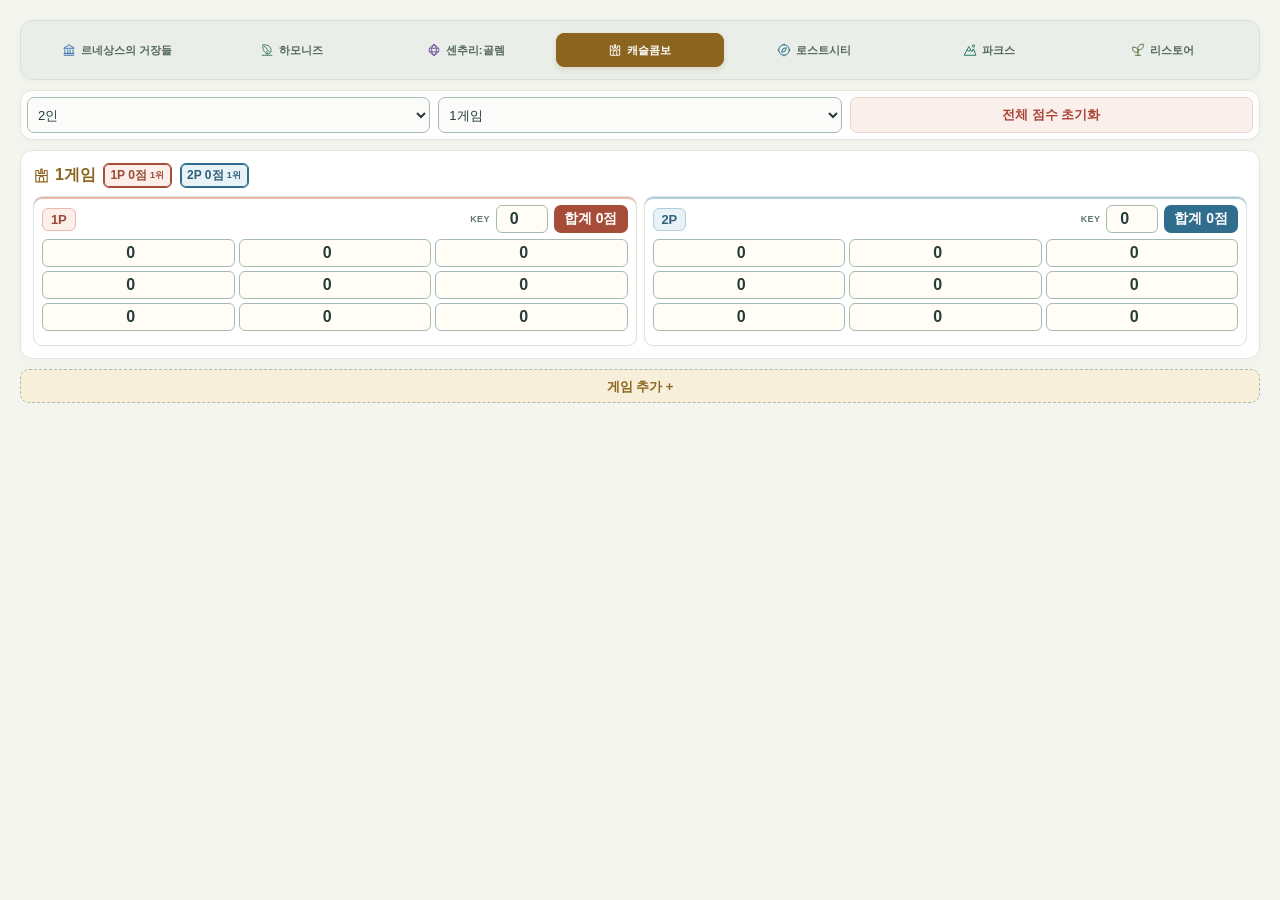
<file: index.html>
<!doctype html>
<html lang="ko">
  <head>
    <meta charset="UTF-8" />
    <meta name="viewport" content="width=device-width, initial-scale=1.0" />
    <title>보드게임 점수 계산기</title>
    <link rel="stylesheet" href="styles.css" />
  </head>
  <body>
    <div class="wrap">
      <section class="panel game-tabs">
        <button id="tabRenaissance" type="button" class="tab-btn">
          르네상스의 거장들
        </button>
        <button id="tabHarmonies" type="button" class="tab-btn">
          하모니즈
        </button>
        <button id="tabCentury" type="button" class="tab-btn">
          센추리:골렘
        </button>
        <button id="tabCastle" type="button" class="tab-btn active">
          캐슬콤보
        </button>
        <button id="tabLostCity" type="button" class="tab-btn">
          로스트시티
        </button>
        <button id="tabParks" type="button" class="tab-btn">
          파크스
        </button>
        <button id="tabRestore" type="button" class="tab-btn">
          리스토어
        </button>
      </section>

      <section id="pageCastle" class="game-page active">
        <section class="panel controls">
          <div class="field">
            <select id="playerCount">
              <option value="2" selected>2인</option>
              <option value="3">3인</option>
              <option value="4">4인</option>
            </select>
          </div>
          <div class="field">
            <select id="roundCount">
              <option value="1" selected>1게임</option>
              <option value="2">2게임</option>
              <option value="3">3게임</option>
            </select>
          </div>
          <div class="field">
            <button id="resetBtn" type="button" class="btn-danger">
              전체 점수 초기화
            </button>
          </div>
        </section>

        <section id="roundContainer"></section>
        <div class="round-add-wrap">
          <button id="addRoundBtn" type="button" class="round-add-btn">
            게임 추가 +
          </button>
        </div>
      </section>

      <section id="pageLostCity" class="game-page">
        <section class="panel controls">
          <div class="field">
            <select id="lostPlayerCount">
              <option value="2" selected>2인</option>
              <option value="3">3인</option>
              <option value="4">4인</option>
            </select>
          </div>
          <div class="field">
            <select id="lostRoundCount">
              <option value="1" selected>1게임</option>
              <option value="2">2게임</option>
              <option value="3">3게임</option>
            </select>
          </div>
          <div class="field">
            <button id="lostResetBtn" type="button" class="btn-danger">
              전체 점수 초기화
            </button>
          </div>
        </section>

        <section id="lostRoundContainer"></section>
        <div class="round-add-wrap">
          <button id="lostAddRoundBtn" type="button" class="round-add-btn">
            게임 추가 +
          </button>
        </div>
      </section>

      <section id="pageHarmonies" class="game-page">
        <section class="panel controls">
          <div class="field">
            <select id="harmPlayerCount">
              <option value="1">1인</option>
              <option value="2" selected>2인</option>
              <option value="3">3인</option>
              <option value="4">4인</option>
            </select>
          </div>
          <div class="field">
            <select id="harmRoundCount">
              <option value="1" selected>1게임</option>
              <option value="2">2게임</option>
              <option value="3">3게임</option>
            </select>
          </div>
          <div class="field">
            <button id="harmResetBtn" type="button" class="btn-danger">
              전체 점수 초기화
            </button>
          </div>
        </section>

        <section id="harmRoundContainer"></section>
        <div class="round-add-wrap">
          <button id="harmAddRoundBtn" type="button" class="round-add-btn">
            게임 추가 +
          </button>
        </div>
      </section>

      <section id="pageCentury" class="game-page">
        <section class="panel controls">
          <div class="field">
            <select id="centPlayerCount">
              <option value="2" selected>2인</option>
              <option value="3">3인</option>
              <option value="4">4인</option>
            </select>
          </div>
          <div class="field">
            <select id="centRoundCount">
              <option value="1" selected>1게임</option>
              <option value="2">2게임</option>
              <option value="3">3게임</option>
            </select>
          </div>
          <div class="field">
            <button id="centResetBtn" type="button" class="btn-danger">
              전체 점수 초기화
            </button>
          </div>
        </section>

        <section id="centRoundContainer"></section>
        <div class="round-add-wrap">
          <button id="centAddRoundBtn" type="button" class="round-add-btn">
            게임 추가 +
          </button>
        </div>
      </section>

      <section id="pageRenaissance" class="game-page">
        <section class="panel controls">
          <div class="field">
            <select id="renaPlayerCount" aria-label="플레이어 수">
              <option value="2" selected>2인</option>
              <option value="3">3인</option>
              <option value="4">4인</option>
            </select>
          </div>
          <div class="field">
            <select id="renaRoundCount" aria-label="게임 기록 수">
              <option value="1" selected>1게임</option>
              <option value="2">2게임</option>
              <option value="3">3게임</option>
            </select>
          </div>
          <div class="field">
            <button id="renaResetBtn" type="button" class="btn-danger">
              전체 점수 초기화
            </button>
          </div>
        </section>

        <section id="renaRoundContainer"></section>
        <div class="round-add-wrap">
          <button id="renaAddRoundBtn" type="button" class="round-add-btn">
            게임 추가 +
          </button>
        </div>
      </section>

      <section id="pageParks" class="game-page">
        <section class="panel controls">
          <div class="field">
            <select id="parksPlayerCount" aria-label="플레이어 수">
              <option value="1">1인</option>
              <option value="2" selected>2인</option>
              <option value="3">3인</option>
              <option value="4">4인</option>
              <option value="5">5인</option>
            </select>
          </div>
          <div class="field">
            <select id="parksRoundCount" aria-label="게임 기록 수">
              <option value="1" selected>1게임</option>
              <option value="2">2게임</option>
              <option value="3">3게임</option>
            </select>
          </div>
          <div class="field">
            <button id="parksResetBtn" type="button" class="btn-danger">
              전체 점수 초기화
            </button>
          </div>
        </section>

        <section id="parksRoundContainer"></section>
        <div class="round-add-wrap">
          <button id="parksAddRoundBtn" type="button" class="round-add-btn">
            게임 추가 +
          </button>
        </div>
      </section>
      <section id="pageRestore" class="game-page">
        <section class="panel controls">
          <div class="field">
            <select id="restorePlayerCount" aria-label="플레이어 수" disabled>
              <option value="2" selected>2인 전용</option>
            </select>
          </div>
          <div class="field">
            <select id="restoreRoundCount" aria-label="게임 기록 수">
              <option value="1" selected>1게임</option>
              <option value="2">2게임</option>
              <option value="3">3게임</option>
            </select>
          </div>
          <div class="field">
            <button id="restoreResetBtn" type="button" class="btn-danger">
              전체 점수 초기화
            </button>
          </div>
        </section>
        <section id="restoreRoundContainer"></section>
        <div class="round-add-wrap">
          <button id="restoreAddRoundBtn" type="button" class="round-add-btn">
            게임 추가 +
          </button>
        </div>
      </section>
    </div>

    <script>
      const state = {
        players: 2,
        rounds: 1,
        lostPlayers: 2,
        lostRounds: 1,
        harmPlayers: 2,
        harmRounds: 1,
        centPlayers: 2,
        centRounds: 1,
        renaPlayers: 2,
        renaRounds: 1,
        parksPlayers: 2,
        parksRounds: 1,
        restorePlayers: 2,
        restoreRounds: 1,
      };

      const STORAGE_KEYS = {
        castle: "board-score-castle-v1",
        lost: "board-score-lost-v1",
        harmonies: "board-score-harmonies-v1",
        century: "board-score-century-v1",
        renaissance: "board-score-renaissance-v1",
        parks: "board-score-parks-v1",
        restore: "board-score-restore-v1",
        ui: "board-score-ui-v1",
      };

      const playerCountEl = document.getElementById("playerCount");
      const roundCountEl = document.getElementById("roundCount");
      const resetBtn = document.getElementById("resetBtn");
      const addRoundBtnEl = document.getElementById("addRoundBtn");
      const roundContainerEl = document.getElementById("roundContainer");
      const tabCastleEl = document.getElementById("tabCastle");
      const tabLostCityEl = document.getElementById("tabLostCity");
      const tabHarmoniesEl = document.getElementById("tabHarmonies");
      const tabCenturyEl = document.getElementById("tabCentury");
      const tabRenaissanceEl = document.getElementById("tabRenaissance");
      const tabParksEl = document.getElementById("tabParks");
      const pageCastleEl = document.getElementById("pageCastle");
      const pageLostCityEl = document.getElementById("pageLostCity");
      const pageHarmoniesEl = document.getElementById("pageHarmonies");
      const pageCenturyEl = document.getElementById("pageCentury");
      const pageRenaissanceEl = document.getElementById("pageRenaissance");
      const pageParksEl = document.getElementById("pageParks");
      const lostPlayerCountEl = document.getElementById("lostPlayerCount");
      const lostRoundCountEl = document.getElementById("lostRoundCount");
      const lostResetBtnEl = document.getElementById("lostResetBtn");
      const lostAddRoundBtnEl = document.getElementById("lostAddRoundBtn");
      const lostRoundContainerEl =
        document.getElementById("lostRoundContainer");
      const harmPlayerCountEl = document.getElementById("harmPlayerCount");
      const harmRoundCountEl = document.getElementById("harmRoundCount");
      const harmResetBtnEl = document.getElementById("harmResetBtn");
      const harmAddRoundBtnEl = document.getElementById("harmAddRoundBtn");
      const harmRoundContainerEl =
        document.getElementById("harmRoundContainer");
      const centPlayerCountEl = document.getElementById("centPlayerCount");
      const centRoundCountEl = document.getElementById("centRoundCount");
      const centResetBtnEl = document.getElementById("centResetBtn");
      const centAddRoundBtnEl = document.getElementById("centAddRoundBtn");
      const centRoundContainerEl =
        document.getElementById("centRoundContainer");
      const renaPlayerCountEl = document.getElementById("renaPlayerCount");
      const renaRoundCountEl = document.getElementById("renaRoundCount");
      const renaResetBtnEl = document.getElementById("renaResetBtn");
      const renaAddRoundBtnEl = document.getElementById("renaAddRoundBtn");
      const renaRoundContainerEl =
        document.getElementById("renaRoundContainer");
      const parksPlayerCountEl = document.getElementById("parksPlayerCount");
      const parksRoundCountEl = document.getElementById("parksRoundCount");
      const parksResetBtnEl = document.getElementById("parksResetBtn");
      const parksAddRoundBtnEl = document.getElementById("parksAddRoundBtn");
      const parksRoundContainerEl =
        document.getElementById("parksRoundContainer");

      const GAME_DEFS = {
        restore: {
          fixedPlayers: 2,
          statePlayersKey: "restorePlayers",
          stateRoundsKey: "restoreRounds",
          storageKey: STORAGE_KEYS.restore,
          pageEl: document.getElementById("pageRestore"),
          playerCountEl: document.getElementById("restorePlayerCount"),
          roundCountEl: document.getElementById("restoreRoundCount"),
          addRoundBtnEl: document.getElementById("restoreAddRoundBtn"),
          roundContainerEl: document.getElementById("restoreRoundContainer"),
          valueSelector: 'input[type="number"]',
        },
        castle: {
          statePlayersKey: "players",
          stateRoundsKey: "rounds",
          storageKey: STORAGE_KEYS.castle,
          pageEl: pageCastleEl,
          playerCountEl,
          roundCountEl,
          addRoundBtnEl,
          roundContainerEl,
          valueSelector: 'input[type="number"]',
        },
        lostcity: {
          statePlayersKey: "lostPlayers",
          stateRoundsKey: "lostRounds",
          storageKey: STORAGE_KEYS.lost,
          pageEl: pageLostCityEl,
          playerCountEl: lostPlayerCountEl,
          roundCountEl: lostRoundCountEl,
          addRoundBtnEl: lostAddRoundBtnEl,
          roundContainerEl: lostRoundContainerEl,
          valueSelector:
            'input[type="number"], input[type="hidden"], input[type="checkbox"]',
        },
        harmonies: {
          statePlayersKey: "harmPlayers",
          stateRoundsKey: "harmRounds",
          storageKey: STORAGE_KEYS.harmonies,
          pageEl: pageHarmoniesEl,
          playerCountEl: harmPlayerCountEl,
          roundCountEl: harmRoundCountEl,
          addRoundBtnEl: harmAddRoundBtnEl,
          roundContainerEl: harmRoundContainerEl,
          valueSelector: 'input[type="number"]',
        },
        century: {
          statePlayersKey: "centPlayers",
          stateRoundsKey: "centRounds",
          storageKey: STORAGE_KEYS.century,
          pageEl: pageCenturyEl,
          playerCountEl: centPlayerCountEl,
          roundCountEl: centRoundCountEl,
          addRoundBtnEl: centAddRoundBtnEl,
          roundContainerEl: centRoundContainerEl,
          valueSelector: 'input[type="number"]',
        },
        renaissance: {
          statePlayersKey: "renaPlayers",
          stateRoundsKey: "renaRounds",
          storageKey: STORAGE_KEYS.renaissance,
          pageEl: pageRenaissanceEl,
          playerCountEl: renaPlayerCountEl,
          roundCountEl: renaRoundCountEl,
          addRoundBtnEl: renaAddRoundBtnEl,
          roundContainerEl: renaRoundContainerEl,
          valueSelector: 'input[type="number"], input[type="checkbox"]',
        },
        parks: {
          statePlayersKey: "parksPlayers",
          stateRoundsKey: "parksRounds",
          storageKey: STORAGE_KEYS.parks,
          pageEl: pageParksEl,
          playerCountEl: parksPlayerCountEl,
          roundCountEl: parksRoundCountEl,
          addRoundBtnEl: parksAddRoundBtnEl,
          roundContainerEl: parksRoundContainerEl,
          valueSelector: 'input[type="number"], input[type="checkbox"]',
        },
      };

      function loadStorageByKey(key) {
        try {
          const raw = localStorage.getItem(key);
          if (!raw) return null;
          return JSON.parse(raw);
        } catch (_) {
          return null;
        }
      }

      function saveStorageByKey(key, payload) {
        try {
          localStorage.setItem(key, JSON.stringify(payload));
        } catch (_) {
          // Ignore storage failures on restricted environments.
        }
      }

      function collectValues(rootEl, selector) {
        const values = {};
        rootEl.querySelectorAll(selector).forEach((el) => {
          if (!el.id) return;
          if (el.type === "checkbox") {
            values[el.id] = Boolean(el.checked);
          } else {
            values[el.id] = el.value;
          }
        });
        return values;
      }

      function applyValues(values) {
        if (!values) return;
        Object.entries(values).forEach(([id, value]) => {
          const el = document.getElementById(id);
          if (!el) return;
          if (el.type === "checkbox") {
            el.checked = Boolean(value);
          } else {
            el.value = String(value);
          }
        });
      }

      function persistGame(gameKey) {
        const game = GAME_DEFS[gameKey];
        if (!game) return;
        saveStorageByKey(game.storageKey, {
          settings: {
            players: state[game.statePlayersKey],
            rounds: state[game.stateRoundsKey],
          },
          values: collectValues(game.roundContainerEl, game.valueSelector),
        });
      }

      const storedByGame = {};
      Object.keys(GAME_DEFS).forEach((gameKey) => {
        const game = GAME_DEFS[gameKey];
        storedByGame[gameKey] = loadStorageByKey(game.storageKey);
      });
      const storedUI = loadStorageByKey(STORAGE_KEYS.ui);

      Object.entries(GAME_DEFS).forEach(([gameKey, game]) => {
        const stored = storedByGame[gameKey];
        if (stored?.settings) {
          state[game.statePlayersKey] =
            game.fixedPlayers || Number(stored.settings.players) || 2;
          state[game.stateRoundsKey] = Math.min(
            3,
            Math.max(1, Number(stored.settings.rounds) || 1),
          );
        }
        game.playerCountEl.value = String(state[game.statePlayersKey]);
        game.roundCountEl.value = String(state[game.stateRoundsKey]);
      });

      function updateRoundAddButton(gameKey) {
        const game = GAME_DEFS[gameKey];
        if (!game?.addRoundBtnEl) return;
        const rounds = Math.min(3, Math.max(1, Number(state[game.stateRoundsKey]) || 1));
        game.addRoundBtnEl.disabled = rounds >= 3;
      }

      function setGameRounds(gameKey, nextRounds) {
        const game = GAME_DEFS[gameKey];
        const rounds = Math.min(3, Math.max(1, Number(nextRounds) || 1));
        state[game.stateRoundsKey] = rounds;
        game.roundCountEl.value = String(rounds);
        buildGameUI(gameKey);
        updateRoundAddButton(gameKey);
      }

      function toScore(value) {
        const n = Number(value);
        if (!Number.isFinite(n)) return 0;
        return Math.floor(n);
      }

      function normalizeInputNumber(
        inputEl,
        { min = -Infinity, max = Infinity } = {},
      ) {
        const value = Math.min(max, Math.max(min, toScore(inputEl.value)));
        inputEl.value = String(value);
        return value;
      }

      function getNormalizedValueById(id, options) {
        return normalizeInputNumber(document.getElementById(id), options);
      }

      function sumNormalizedRange(start, end, idBuilder, options) {
        let total = 0;
        for (let i = start; i <= end; i++) {
          total += getNormalizedValueById(idBuilder(i), options);
        }
        return total;
      }

      function setTextById(id, text) {
        const el = document.getElementById(id);
        if (el) el.textContent = text;
      }

      function createNumberInput({
        id,
        min,
        max,
        onInput,
        className,
        placeholder,
      }) {
        const input = document.createElement("input");
        input.type = "number";
        input.id = id;
        input.step = "1";
        if (min !== undefined) input.min = String(min);
        if (max !== undefined) input.max = String(max);
        if (className) input.className = className;
        if (placeholder) input.placeholder = placeholder;
        input.value = "0";
        input.setAttribute("inputmode", "numeric");
        input.setAttribute("pattern", "[0-9]*");
        bindSelectAll(input);
        if (onInput) input.addEventListener("input", onInput);
        return input;
      }

      function makeGridInput(round, player, cell) {
        return createNumberInput({
          id: `cell-r${round}-p${player}-c${cell}`,
          onInput: recalculate,
        });
      }

      function makeKeyInput(round, player) {
        return createNumberInput({
          id: `key-r${round}-p${player}`,
          min: 0,
          onInput: recalculate,
        });
      }

      const LOST_EXPEDITIONS = [
        { key: "z1", label: "1구역", cls: "zone-1" },
        { key: "z2", label: "2구역", cls: "zone-2" },
        { key: "z3", label: "3구역", cls: "zone-3" },
        { key: "z4", label: "4구역", cls: "zone-4" },
        { key: "z5", label: "5구역", cls: "zone-5" },
      ];

      function makeLostInput(id, min, max) {
        return createNumberInput({
          id,
          min,
          max,
          onInput: recalculateLost,
        });
      }

      function makeLostWagerButtons(id) {
        const wrap = document.createElement("div");
        wrap.className = "lost-wager-group";

        [0, 1, 2, 3].forEach((n) => {
          const btn = document.createElement("button");
          btn.type = "button";
          btn.className = `lost-wager-btn${n === 0 ? " active" : ""}`;
          btn.dataset.value = String(n);
          btn.textContent = String(n);
          btn.addEventListener("click", () => {
            setLostWagerValue(id, n);
          });
          wrap.appendChild(btn);
        });

        const hidden = document.createElement("input");
        hidden.type = "hidden";
        hidden.id = id;
        hidden.value = "0";
        wrap.appendChild(hidden);

        return wrap;
      }

      function syncLostWagerButtons(id) {
        const hidden = document.getElementById(id);
        if (!hidden) return;
        const value = normalizeInputNumber(hidden, { min: 0, max: 3 });
        const wrap = hidden.parentElement;
        if (!wrap) return;
        const buttons = wrap.querySelectorAll(".lost-wager-btn");
        buttons.forEach((btn) => {
          btn.classList.toggle("active", toScore(btn.dataset.value) === value);
        });
      }

      function setLostWagerValue(id, value) {
        const hidden = document.getElementById(id);
        if (!hidden) return;
        hidden.value = String(value);
        syncLostWagerButtons(id);
        recalculateLost();
      }

      function makeLostBonusToggle(id) {
        const wrap = document.createElement("label");
        wrap.className = "lost-toggle";

        const checkbox = document.createElement("input");
        checkbox.type = "checkbox";
        checkbox.id = id;
        checkbox.addEventListener("change", recalculateLost);

        wrap.appendChild(checkbox);
        return wrap;
      }

      function bindSelectAll(input) {
        const selectAll = () => {
          if (typeof input.select === "function") {
            input.select();
          }
        };

        input.addEventListener("focus", () => {
          requestAnimationFrame(selectAll);
        });

        input.addEventListener("mouseup", (event) => {
          event.preventDefault();
          selectAll();
        });
      }

      function createRoundShell(round, metaId, playerCount) {
        const roundPanel = document.createElement("section");
        roundPanel.className = "panel round-block";

        const roundHead = document.createElement("div");
        roundHead.className = "round-head";

        const title = document.createElement("h2");
        title.className = "round-title";
        title.textContent = `${round}게임`;
        roundHead.appendChild(title);

        const roundMeta = document.createElement("div");
        roundMeta.className = "round-meta";
        roundMeta.id = metaId;
        roundHead.appendChild(roundMeta);
        roundPanel.appendChild(roundHead);

        const playerGrid = document.createElement("div");
        playerGrid.className = "player-grid";
        playerGrid.dataset.playerCount = String(playerCount);

        return { roundPanel, playerGrid };
      }

      function createPlayerCardShell(player) {
        const card = document.createElement("article");
        card.className = "player-card";

        const header = document.createElement("div");
        header.className = "player-header";

        const name = document.createElement("div");
        name.className = `player-name player-theme-${player}`;
        name.textContent = `${player}P`;

        const headRight = document.createElement("div");
        headRight.className = "player-head-right";

        header.appendChild(name);
        header.appendChild(headRight);
        card.appendChild(header);

        return { card, headRight };
      }

      function syncAllLostWagerButtons() {
        document
          .querySelectorAll('#pageLostCity input[type="hidden"][id^="lost-w-"]')
          .forEach((hidden) => {
            syncLostWagerButtons(hidden.id);
          });
      }

      function buildUI() {
        const prevValues = collectValues(
          roundContainerEl,
          'input[type="number"]',
        );
        roundContainerEl.innerHTML = "";

        for (let r = 1; r <= state.rounds; r++) {
          const { roundPanel, playerGrid } = createRoundShell(
            r,
            `round-meta-r${r}`,
            state.players,
          );

          for (let p = 1; p <= state.players; p++) {
            const { card, headRight } = createPlayerCardShell(p);

            const keyLabel = document.createElement("span");
            keyLabel.className = "inline-bonus-icon";
            keyLabel.textContent = "KEY";
            const keyInput = makeKeyInput(r, p);
            keyInput.classList.add("inline-bonus-input");

            const roundTotal = document.createElement("div");
            roundTotal.className = `round-total-chip player-theme-${p}`;
            roundTotal.id = `round-total-r${r}-p${p}`;
            roundTotal.textContent = "합계 0점";

            headRight.appendChild(keyLabel);
            headRight.appendChild(keyInput);
            headRight.appendChild(roundTotal);

            const scoreGrid = document.createElement("div");
            scoreGrid.className = "score-grid";
            for (let c = 1; c <= 9; c++) {
              scoreGrid.appendChild(makeGridInput(r, p, c));
            }
            card.appendChild(scoreGrid);

            playerGrid.appendChild(card);
          }

          roundPanel.appendChild(playerGrid);
          roundContainerEl.appendChild(roundPanel);
        }

        applyValues(prevValues);
        recalculateGame("castle");
      }

      function computeCastleRoundScore(r, p) {
        const roundCard = sumNormalizedRange(
          1,
          9,
          (c) => `cell-r${r}-p${p}-c${c}`,
        );
        const roundKey = getNormalizedValueById(`key-r${r}-p${p}`, { min: 0 });
        const roundFinal = roundCard + roundKey;
        setTextById(`round-total-r${r}-p${p}`, `합계 ${roundFinal}점`);
        return roundFinal;
      }

      function computeHarmoniesRoundScore(r, p) {
        const landscapeTotal = sumNormalizedRange(
          0,
          HARM_LANDSCAPES.length - 1,
          (idx) => `harm-land-r${r}-p${p}-c${idx}`,
          { min: 0 },
        );
        const animalTotal = sumNormalizedRange(
          1,
          HARM_ANIMAL_INPUTS,
          (a) => `harm-animal-r${r}-p${p}-a${a}`,
          { min: 0 },
        );
        const total = landscapeTotal + animalTotal;
        setTextById(`harm-land-sub-r${r}-p${p}`, `풍경 ${landscapeTotal}`);
        setTextById(`harm-animal-sub-r${r}-p${p}`, `동물 ${animalTotal}`);
        setTextById(`harm-total-r${r}-p${p}`, `합계 ${total}점`);
        return total;
      }

      function computeCenturyRoundScore(r, p) {
        const cardTotal = sumNormalizedRange(
          1,
          6,
          (i) => `cent-card-r${r}-p${p}-i${i}`,
          { min: 0 },
        );
        const gold = getNormalizedValueById(`cent-gold-r${r}-p${p}`, {
          min: 0,
        });
        const silver = getNormalizedValueById(`cent-silver-r${r}-p${p}`, {
          min: 0,
        });
        const gem = getNormalizedValueById(`cent-gem-r${r}-p${p}`, { min: 0 });
        const bonusTotal = gold * 3 + silver + gem;
        const total = cardTotal + bonusTotal;
        setTextById(`cent-card-sub-r${r}-p${p}`, `카드 ${cardTotal}`);
        setTextById(`cent-bonus-sub-r${r}-p${p}`, `보너스 ${bonusTotal}`);
        setTextById(`cent-total-r${r}-p${p}`, `합계 ${total}점`);
        return total;
      }

      function computeLostRoundScore(r, p) {
        let total = 0;
        const bonus = getNormalizedValueById(`lost-bonus-r${r}-p${p}`, {
          min: 0,
        });

        LOST_EXPEDITIONS.forEach((_, idx) => {
          const sumId = `lost-sum-r${r}-p${p}-e${idx}`;
          const wagerId = `lost-w-r${r}-p${p}-e${idx}`;
          const bonusEl = document.getElementById(`lost-b-r${r}-p${p}-e${idx}`);
          const expScoreEl = document.getElementById(
            `lost-exp-score-r${r}-p${p}-e${idx}`,
          );

          const sum = getNormalizedValueById(sumId, { min: 0 });
          const wager = getNormalizedValueById(wagerId, { min: 0, max: 3 });
          const hasBonus = Boolean(bonusEl.checked);

          let expeditionScore = 0;
          if (sum > 0 || wager > 0 || hasBonus) {
            expeditionScore = (sum - 20) * (wager + 1);
            if (hasBonus) {
              expeditionScore += 20;
            }
          }

          expScoreEl.textContent = String(expeditionScore);
          total += expeditionScore;
        });

        total += bonus;
        setTextById(`lost-total-r${r}-p${p}`, `합계 ${total}점`);
        return total;
      }

      function getRenaissanceFaithScore(position) {
        const spaces = [
          [24, 20],
          [21, 16],
          [18, 12],
          [15, 9],
          [12, 6],
          [9, 4],
          [6, 2],
          [3, 1],
        ];
        const match = spaces.find(([space]) => position >= space);
        return match ? match[1] : 0;
      }

      function getRenaissanceResourceCount(r, p) {
        return getNormalizedValueById(
          `rena-resource-r${r}-p${p}`,
          { min: 0 },
        );
      }

      function computeRenaissanceRoundScore(r, p) {
        const development = sumNormalizedRange(
          1,
          3,
          (i) => `rena-dev-col-r${r}-p${p}-i${i}`,
          { min: 0 },
        );
        const faithPosition = getNormalizedValueById(
          `rena-faith-r${r}-p${p}`,
          { min: 0, max: 24 },
        );
        const faith = getRenaissanceFaithScore(faithPosition);
        let pope = 0;
        [2, 3, 4].forEach((value) => {
          if (document.getElementById(`rena-pope-${value}-r${r}-p${p}`).checked) {
            pope += value;
          }
        });
        const leaders = getNormalizedValueById(
          `rena-leader-r${r}-p${p}`,
          { min: 0 },
        );
        const resources = getRenaissanceResourceCount(r, p);
        const resourceScore = Math.floor(resources / 5);
        const total = development + faith + pope + leaders + resourceScore;

        setTextById(`rena-total-r${r}-p${p}`, `합계 ${total}점`);
        return total;
      }

      function getParksPhotoBonus(r, p) {
        if (state.parksPlayers <= 1) return 0;
        const photoCounts = [];
        for (let player = 1; player <= state.parksPlayers; player++) {
          photoCounts.push(
            getNormalizedValueById(`parks-photos-r${r}-p${player}`, { min: 0 }),
          );
        }
        const rankedCounts = [...new Set(photoCounts)].sort((a, b) => b - a);
        const photos = photoCounts[p - 1];
        if (photos <= 0) return 0;
        if (photos === rankedCounts[0]) {
          return state.parksPlayers === 2 ? 3 : 4;
        }
        if (state.parksPlayers >= 3 && photos === rankedCounts[1]) return 2;
        return 0;
      }

      function getParksVisitedCount(r, p) {
        let count = 0;
        for (let park = 1; park <= 10; park++) {
          if (
            getNormalizedValueById(`parks-points-r${r}-p${p}-i${park}`, {
              min: 0,
            }) > 0
          ) {
            count += 1;
          }
        }
        return count;
      }

      function computeParksRoundScore(r, p) {
        const parkPoints = sumNormalizedRange(
          1,
          10,
          (park) => `parks-points-r${r}-p${p}-i${park}`,
          { min: 0 },
        );
        const visitedParks = getParksVisitedCount(r, p);
        const photos = getNormalizedValueById(`parks-photos-r${r}-p${p}`, {
          min: 0,
        });
        const photoBonus = getParksPhotoBonus(r, p);
        const passion = getNormalizedValueById(`parks-passion-r${r}-p${p}`, {
          min: 0,
        });
        const fallBonus = document.getElementById(
          `parks-fall-r${r}-p${p}`,
        ).checked
          ? 3
          : 0;
        const firstHiker = document.getElementById(
          `parks-first-r${r}-p${p}`,
        ).checked
          ? 1
          : 0;
        const total =
          parkPoints + photos + photoBonus + passion + fallBonus + firstHiker;

        setTextById(
          `parks-parks-label-r${r}-p${p}`,
          `방문한 공원 ${visitedParks}개 · ${parkPoints}점`,
        );
        setTextById(`parks-photo-bonus-r${r}-p${p}`, `보너스 +${photoBonus}`);
        setTextById(`parks-total-r${r}-p${p}`, `합계 ${total}점`);
        return total;
      }

      const GAME_RECALC_DEFS = {
        restore: {
          getRoundCount: () => state.restoreRounds,
          getPlayerCount: () => 2,
          metaPrefix: "restore-round-meta-r",
          computeScore: computeRestoreRoundScore,
        },
        castle: {
          getRoundCount: () => state.rounds,
          getPlayerCount: () => state.players,
          metaPrefix: "round-meta-r",
          computeScore: computeCastleRoundScore,
        },
        harmonies: {
          getRoundCount: () => state.harmRounds,
          getPlayerCount: () => state.harmPlayers,
          metaPrefix: "harm-round-meta-r",
          computeScore: computeHarmoniesRoundScore,
        },
        century: {
          getRoundCount: () => state.centRounds,
          getPlayerCount: () => state.centPlayers,
          metaPrefix: "cent-round-meta-r",
          computeScore: computeCenturyRoundScore,
        },
        lostcity: {
          getRoundCount: () => state.lostRounds,
          getPlayerCount: () => state.lostPlayers,
          metaPrefix: "lost-round-meta-r",
          computeScore: computeLostRoundScore,
        },
        renaissance: {
          getRoundCount: () => state.renaRounds,
          getPlayerCount: () => state.renaPlayers,
          metaPrefix: "rena-round-meta-r",
          computeScore: computeRenaissanceRoundScore,
          tieBreakByPlayer: getRenaissanceResourceCount,
        },
        parks: {
          getRoundCount: () => state.parksRounds,
          getPlayerCount: () => state.parksPlayers,
          metaPrefix: "parks-round-meta-r",
          computeScore: computeParksRoundScore,
          tieBreakByPlayer: getParksVisitedCount,
        },
      };

      function recalculateByGameDef(gameKey) {
        const def = GAME_RECALC_DEFS[gameKey];
        const roundScores = collectRoundScores(
          def.getRoundCount(),
          def.getPlayerCount(),
          def.computeScore,
          def.tieBreakByPlayer,
        );
        finalizeRecalculation(roundScores, def.metaPrefix, gameKey);
      }

      function recalculate() {
        recalculateByGameDef("castle");
      }

      function renderRoundResults(roundScores, metaPrefix) {
        roundScores.forEach(({ round, entries }) => {
          const metaEl = document.getElementById(`${metaPrefix}${round}`);
          metaEl.innerHTML = "";

          const maxScore = Math.max(...entries.map((entry) => entry.score));
          const scoreLeaders = entries.filter(
            (entry) => entry.score === maxScore,
          );
          const usesTieBreak = scoreLeaders.some((entry) =>
            Number.isFinite(entry.tieBreak),
          );
          const maxTieBreak = usesTieBreak
            ? Math.max(...scoreLeaders.map((entry) => entry.tieBreak))
            : null;

          entries.forEach((entry) => {
            const chip = document.createElement("span");
            const isWin =
              entry.score === maxScore &&
              (!usesTieBreak || entry.tieBreak === maxTieBreak);
            chip.className = `round-result-chip player-theme-${entry.player} ${isWin ? "win" : "lose"}`;

            const scoreText = document.createElement("span");
            scoreText.textContent = `${entry.player}P ${entry.score}점`;

            const crown = document.createElement("span");
            crown.className = `crown-slot${isWin ? "" : " hidden"}`;
            crown.textContent = "1위";

            chip.appendChild(scoreText);
            chip.appendChild(crown);
            metaEl.appendChild(chip);
          });
        });
      }

      function collectRoundScores(
        roundCount,
        playerCount,
        scoreByPlayer,
        tieBreakByPlayer,
      ) {
        const roundScores = [];
        for (let r = 1; r <= roundCount; r++) {
          const entries = [];
          for (let p = 1; p <= playerCount; p++) {
            entries.push({
              player: p,
              score: scoreByPlayer(r, p),
              tieBreak: tieBreakByPlayer
                ? tieBreakByPlayer(r, p)
                : undefined,
            });
          }
          roundScores.push({ round: r, entries });
        }
        return roundScores;
      }

      function finalizeRecalculation(roundScores, metaPrefix, gameKey) {
        renderRoundResults(roundScores, metaPrefix);
        persistGame(gameKey);
      }

      const HARM_LANDSCAPES = [
        { key: "tree", label: "나무", cls: "tree", scoreIndex: 1 },
        { key: "mountain", label: "산", cls: "mountain", scoreIndex: 0 },
        { key: "field", label: "들판", cls: "field", scoreIndex: 2 },
        { key: "building", label: "건물", cls: "building", scoreIndex: 4 },
        { key: "river", label: "강", cls: "river", scoreIndex: 3 },
      ];
      const HARM_ANIMAL_INPUTS = 9;

      function buildHarmoniesUI() {
        const prevValues = collectValues(
          harmRoundContainerEl,
          'input[type="number"]',
        );
        harmRoundContainerEl.innerHTML = "";

        for (let r = 1; r <= state.harmRounds; r++) {
          const { roundPanel, playerGrid } = createRoundShell(
            r,
            `harm-round-meta-r${r}`,
            state.harmPlayers,
          );

          for (let p = 1; p <= state.harmPlayers; p++) {
            const { card, headRight } = createPlayerCardShell(p);

            const landSub = document.createElement("div");
            landSub.className = "harm-sub-chip";
            landSub.id = `harm-land-sub-r${r}-p${p}`;
            landSub.textContent = "풍경 0";

            const animalSub = document.createElement("div");
            animalSub.className = "harm-sub-chip";
            animalSub.id = `harm-animal-sub-r${r}-p${p}`;
            animalSub.textContent = "동물 0";

            const total = document.createElement("div");
            total.className = `round-total-chip player-theme-${p}`;
            total.id = `harm-total-r${r}-p${p}`;
            total.textContent = "합계 0점";

            headRight.appendChild(landSub);
            headRight.appendChild(animalSub);
            headRight.appendChild(total);

            const grid = document.createElement("div");
            grid.className = "harm-grid";

            const landCol = document.createElement("div");
            landCol.className = "harm-col";

            HARM_LANDSCAPES.forEach((item) => {
              const row = document.createElement("div");
              row.className = "harm-row";

              const label = document.createElement("div");
              label.className = `harm-label ${item.cls}`;
              label.textContent = item.label;

              const input = createNumberInput({
                id: `harm-land-r${r}-p${p}-c${item.scoreIndex}`,
                onInput: recalculateHarmonies,
              });

              row.appendChild(label);
              row.appendChild(input);
              landCol.appendChild(row);
            });

            const animalCol = document.createElement("div");
            animalCol.className = "harm-col";
            const animalCol2 = document.createElement("div");
            animalCol2.className = "harm-col";

            for (let a = 1; a <= HARM_ANIMAL_INPUTS; a++) {
              const row = document.createElement("div");
              row.className = "harm-row";

              const label = document.createElement("div");
              label.className = "harm-label animal";
              label.textContent = `동물${a}`;

              const input = createNumberInput({
                id: `harm-animal-r${r}-p${p}-a${a}`,
                onInput: recalculateHarmonies,
              });

              row.appendChild(label);
              row.appendChild(input);
              if (a <= Math.ceil(HARM_ANIMAL_INPUTS / 2)) {
                animalCol.appendChild(row);
              } else {
                animalCol2.appendChild(row);
              }
            }

            grid.appendChild(landCol);
            grid.appendChild(animalCol);
            grid.appendChild(animalCol2);

            card.appendChild(grid);
            playerGrid.appendChild(card);
          }

          roundPanel.appendChild(playerGrid);
          harmRoundContainerEl.appendChild(roundPanel);
        }

        applyValues(prevValues);
        recalculateGame("harmonies");
      }

      function recalculateHarmonies() {
        recalculateByGameDef("harmonies");
      }

      function buildCenturyUI() {
        const prevValues = collectValues(
          centRoundContainerEl,
          'input[type="number"]',
        );
        centRoundContainerEl.innerHTML = "";

        for (let r = 1; r <= state.centRounds; r++) {
          const { roundPanel, playerGrid } = createRoundShell(
            r,
            `cent-round-meta-r${r}`,
            state.centPlayers,
          );

          for (let p = 1; p <= state.centPlayers; p++) {
            const { card, headRight } = createPlayerCardShell(p);

            const cardSub = document.createElement("div");
            cardSub.className = "harm-sub-chip";
            cardSub.id = `cent-card-sub-r${r}-p${p}`;
            cardSub.textContent = "카드 0";

            const bonusSub = document.createElement("div");
            bonusSub.className = "harm-sub-chip";
            bonusSub.id = `cent-bonus-sub-r${r}-p${p}`;
            bonusSub.textContent = "보너스 0";

            const total = document.createElement("div");
            total.className = `round-total-chip player-theme-${p}`;
            total.id = `cent-total-r${r}-p${p}`;
            total.textContent = "합계 0점";

            headRight.appendChild(cardSub);
            headRight.appendChild(bonusSub);
            headRight.appendChild(total);

            const grid = document.createElement("div");
            grid.className = "cent-grid";

            const cardRow = document.createElement("div");
            cardRow.className = "cent-row";
            const cardLabel = document.createElement("div");
            cardLabel.className = "cent-label card";
            cardLabel.textContent = "승점카드";
            cardRow.appendChild(cardLabel);
            for (let i = 1; i <= 3; i++) {
              cardRow.appendChild(
                createNumberInput({
                  id: `cent-card-r${r}-p${p}-i${i}`,
                  onInput: recalculateCentury,
                }),
              );
            }
            grid.appendChild(cardRow);

            const cardRow2 = document.createElement("div");
            cardRow2.className = "cent-row";
            const cardRow2Label = document.createElement("div");
            cardRow2Label.className = "cent-label card cent-empty";
            cardRow2Label.textContent = "승점카드";
            cardRow2.appendChild(cardRow2Label);
            for (let i = 4; i <= 6; i++) {
              cardRow2.appendChild(
                createNumberInput({
                  id: `cent-card-r${r}-p${p}-i${i}`,
                  onInput: recalculateCentury,
                }),
              );
            }
            grid.appendChild(cardRow2);

            const goldRow = document.createElement("div");
            goldRow.className = "cent-row";
            const goldLabel = document.createElement("div");
            goldLabel.className = "cent-label gold";
            goldLabel.textContent = "동화 x3";
            goldRow.appendChild(goldLabel);
            goldRow.appendChild(
              createNumberInput({
                id: `cent-gold-r${r}-p${p}`,
                onInput: recalculateCentury,
              }),
            );
            goldRow.appendChild(document.createElement("div")).className =
              "cent-empty";
            goldRow.appendChild(document.createElement("div")).className =
              "cent-empty";
            grid.appendChild(goldRow);

            const silverRow = document.createElement("div");
            silverRow.className = "cent-row";
            const silverLabel = document.createElement("div");
            silverLabel.className = "cent-label silver";
            silverLabel.textContent = "은화 x1";
            silverRow.appendChild(silverLabel);
            silverRow.appendChild(
              createNumberInput({
                id: `cent-silver-r${r}-p${p}`,
                onInput: recalculateCentury,
              }),
            );
            const gemLabel = document.createElement("div");
            gemLabel.className = "cent-label gem";
            gemLabel.textContent = "수정(노랑제외)";
            silverRow.appendChild(gemLabel);
            silverRow.appendChild(
              createNumberInput({
                id: `cent-gem-r${r}-p${p}`,
                onInput: recalculateCentury,
              }),
            );
            grid.appendChild(silverRow);

            card.appendChild(grid);
            playerGrid.appendChild(card);
          }

          roundPanel.appendChild(playerGrid);
          centRoundContainerEl.appendChild(roundPanel);
        }

        applyValues(prevValues);
        recalculateGame("century");
      }

      function recalculateCentury() {
        recalculateByGameDef("century");
      }

      function makeRenaissanceInput(id, onInput, max) {
        return createNumberInput({
          id,
          min: 0,
          max,
          onInput,
        });
      }

      function createRenaissanceLabel(text, id, variant) {
        const label = document.createElement("div");
        label.className = `rena-label${variant ? ` ${variant}` : ""}`;
        label.textContent = text;
        if (id) label.id = id;
        return label;
      }

      function buildRenaissanceUI() {
        const prevValues = collectValues(
          renaRoundContainerEl,
          'input[type="number"], input[type="checkbox"]',
        );
        renaRoundContainerEl.innerHTML = "";

        for (let r = 1; r <= state.renaRounds; r++) {
          const { roundPanel, playerGrid } = createRoundShell(
            r,
            `rena-round-meta-r${r}`,
            state.renaPlayers,
          );
          roundPanel.querySelector(".round-title").textContent = `${r}게임`;

          for (let p = 1; p <= state.renaPlayers; p++) {
            const { card, headRight } = createPlayerCardShell(p);
            const total = document.createElement("div");
            total.className = `round-total-chip player-theme-${p}`;
            total.id = `rena-total-r${r}-p${p}`;
            total.textContent = "합계 0점";
            headRight.appendChild(total);

            const grid = document.createElement("div");
            grid.className = "rena-grid";

            const developmentRow = document.createElement("div");
            developmentRow.className = "rena-row";
            developmentRow.appendChild(
              createRenaissanceLabel(
                "개발카드",
                `rena-dev-label-r${r}-p${p}`,
                "card",
              ),
            );
            ["1열", "2열", "3열", "지도자"].forEach((name, index) => {
              const scoreCell = document.createElement("div");
              scoreCell.className = "rena-resource-cell";
              const scoreName = document.createElement("span");
              scoreName.className = "rena-resource-name";
              scoreName.textContent = name;
              const input = makeRenaissanceInput(
                index < 3
                  ? `rena-dev-col-r${r}-p${p}-i${index + 1}`
                  : `rena-leader-r${r}-p${p}`,
                recalculateRenaissance,
              );
              input.setAttribute("aria-label", `${name} 카드 점수 합계`);
              scoreCell.appendChild(scoreName);
              scoreCell.appendChild(input);
              developmentRow.appendChild(scoreCell);
            });
            grid.appendChild(developmentRow);

            const faithRow = document.createElement("div");
            faithRow.className = "rena-row";
            faithRow.appendChild(
              createRenaissanceLabel(
                "신앙",
                `rena-faith-label-r${r}-p${p}`,
                "faith",
              ),
            );
            const faithInput = makeRenaissanceInput(
              `rena-faith-r${r}-p${p}`,
              recalculateRenaissance,
              24,
            );
            faithInput.title = "신앙 트랙 위치 (0–24)";
            faithInput.setAttribute("aria-label", "신앙 트랙 위치");
            faithRow.appendChild(faithInput);
            const popeGroup = document.createElement("div");
            popeGroup.className = "rena-pope-group";
            [2, 3, 4].forEach((value) => {
              const popeLabel = document.createElement("label");
              popeLabel.className = "rena-pope";
              const checkbox = document.createElement("input");
              checkbox.type = "checkbox";
              checkbox.id = `rena-pope-${value}-r${r}-p${p}`;
              checkbox.addEventListener("change", recalculateRenaissance);
              popeLabel.appendChild(checkbox);
              popeLabel.append(`${value}점`);
              popeGroup.appendChild(popeLabel);
            });
            faithRow.appendChild(popeGroup);
            grid.appendChild(faithRow);

            const resourceRow = document.createElement("div");
            resourceRow.className = "rena-row";
            resourceRow.appendChild(
              createRenaissanceLabel(
                "자원",
                `rena-resource-label-r${r}-p${p}`,
                "resource",
              ),
            );
            const resourceInput = makeRenaissanceInput(
              `rena-resource-r${r}-p${p}`,
              recalculateRenaissance,
            );
            resourceInput.setAttribute("aria-label", "남은 자원 총개수");
            resourceRow.appendChild(resourceInput);
            for (let i = 0; i < 3; i++) {
              const empty = document.createElement("div");
              empty.className = "rena-empty";
              resourceRow.appendChild(empty);
            }
            grid.appendChild(resourceRow);

            card.appendChild(grid);
            playerGrid.appendChild(card);
          }

          roundPanel.appendChild(playerGrid);
          renaRoundContainerEl.appendChild(roundPanel);
        }

        applyValues(prevValues);
        recalculateGame("renaissance");
      }

      function recalculateRenaissance() {
        recalculateByGameDef("renaissance");
      }

      function createParksField(labelText, input) {
        const field = document.createElement("div");
        field.className = "parks-field";
        const label = document.createElement("label");
        label.htmlFor = input.id;
        label.textContent = labelText;
        field.appendChild(label);
        field.appendChild(input);
        return field;
      }

      function createParksToggle(id, labelText) {
        const label = document.createElement("label");
        label.className = "parks-toggle";
        const input = document.createElement("input");
        input.type = "checkbox";
        input.id = id;
        input.addEventListener("change", () => {
          if (input.checked && id.startsWith("parks-first-")) {
            const round = id.match(/-r(\d+)-/)?.[1];
            parksRoundContainerEl
              .querySelectorAll(`input[id^="parks-first-r${round}-"]`)
              .forEach((other) => {
                if (other !== input) other.checked = false;
              });
          }
          recalculateParks();
        });
        label.appendChild(input);
        label.append(labelText);
        return label;
      }

      function buildParksUI() {
        const prevValues = collectValues(
          parksRoundContainerEl,
          'input[type="number"], input[type="checkbox"]',
        );
        parksRoundContainerEl.innerHTML = "";

        for (let r = 1; r <= state.parksRounds; r++) {
          const { roundPanel, playerGrid } = createRoundShell(
            r,
            `parks-round-meta-r${r}`,
            state.parksPlayers,
          );
          roundPanel.querySelector(".round-title").textContent = `${r}게임`;

          for (let p = 1; p <= state.parksPlayers; p++) {
            const { card, headRight } = createPlayerCardShell(p);
            const total = document.createElement("div");
            total.className = `round-total-chip player-theme-${p}`;
            total.id = `parks-total-r${r}-p${p}`;
            total.textContent = "합계 0점";
            headRight.appendChild(total);

            const grid = document.createElement("div");
            grid.className = "parks-grid";
            const parkField = document.createElement("div");
            parkField.className = "parks-field wide";
            const parkLabel = document.createElement("label");
            parkLabel.id = `parks-parks-label-r${r}-p${p}`;
            parkLabel.textContent = "방문한 공원 점수 (최대 10개)";
            const parkGrid = document.createElement("div");
            parkGrid.className = "parks-park-grid";
            for (let park = 1; park <= 10; park++) {
              const parkCell = document.createElement("div");
              parkCell.className = "parks-park-cell";
              const parkName = document.createElement("span");
              parkName.textContent = `${park}`;
              const parkInput = createNumberInput({
                id: `parks-points-r${r}-p${p}-i${park}`,
                min: 0,
                onInput: recalculateParks,
              });
              parkInput.setAttribute("aria-label", `${park}번째 방문 공원 점수`);
              parkCell.appendChild(parkName);
              parkCell.appendChild(parkInput);
              parkGrid.appendChild(parkCell);
            }
            parkField.appendChild(parkLabel);
            parkField.appendChild(parkGrid);
            grid.appendChild(parkField);

            const photoInput = createNumberInput({
              id: `parks-photos-r${r}-p${p}`,
              min: 0,
              onInput: recalculateParks,
            });
            const photoField = document.createElement("div");
            photoField.className = "parks-field parks-photo-field";
            const photoLabel = document.createElement("label");
            photoLabel.htmlFor = photoInput.id;
            photoLabel.textContent = "사진 수 (각 1점)";
            const photoWrap = document.createElement("div");
            photoWrap.className = "parks-photo-wrap";
            const photoBonus = document.createElement("span");
            photoBonus.className = "parks-photo-bonus";
            photoBonus.id = `parks-photo-bonus-r${r}-p${p}`;
            photoBonus.textContent = "보너스 +0";
            photoWrap.appendChild(photoInput);
            photoWrap.appendChild(photoBonus);
            photoField.appendChild(photoLabel);
            photoField.appendChild(photoWrap);
            grid.appendChild(photoField);

            grid.appendChild(
              createParksField(
                "버킷리스트",
                createNumberInput({
                  id: `parks-passion-r${r}-p${p}`,
                  min: 0,
                  onInput: recalculateParks,
                }),
              ),
            );
            grid.appendChild(
              createParksToggle(`parks-fall-r${r}-p${p}`, "가을 +3"),
            );
            grid.appendChild(
              createParksToggle(`parks-first-r${r}-p${p}`, "선두 +1"),
            );

            card.appendChild(grid);
            playerGrid.appendChild(card);
          }

          roundPanel.appendChild(playerGrid);
          parksRoundContainerEl.appendChild(roundPanel);
        }

        applyValues(prevValues);
        recalculateGame("parks");
      }

      function recalculateParks() {
        recalculateByGameDef("parks");
      }

      function buildLostUI() {
        const prevValues = collectValues(
          lostRoundContainerEl,
          'input[type="number"], input[type="hidden"], input[type="checkbox"]',
        );
        lostRoundContainerEl.innerHTML = "";

        for (let r = 1; r <= state.lostRounds; r++) {
          const { roundPanel, playerGrid } = createRoundShell(
            r,
            `lost-round-meta-r${r}`,
            state.lostPlayers,
          );

          for (let p = 1; p <= state.lostPlayers; p++) {
            const { card, headRight } = createPlayerCardShell(p);

            const bonusLabel = document.createElement("span");
            bonusLabel.className = "inline-bonus-icon";
            bonusLabel.textContent = "추가";
            const bonusInput = makeLostInput(
              `lost-bonus-r${r}-p${p}`,
              0,
              undefined,
            );
            bonusInput.classList.add("inline-bonus-input");

            const roundTotal = document.createElement("div");
            roundTotal.className = `round-total-chip player-theme-${p}`;
            roundTotal.id = `lost-total-r${r}-p${p}`;
            roundTotal.textContent = "합계 0점";

            headRight.appendChild(bonusLabel);
            headRight.appendChild(bonusInput);
            headRight.appendChild(roundTotal);

            const grid = document.createElement("div");
            grid.className = "lost-grid";

            const guideRow = document.createElement("div");
            guideRow.className = "lost-guide-row";

            const g0 = document.createElement("div");
            g0.className = "lost-guide";
            g0.textContent = "";
            const g1 = document.createElement("div");
            g1.className = "lost-guide";
            g1.textContent = "점수합";
            const g2 = document.createElement("div");
            g2.className = "lost-guide";
            g2.textContent = "x2투자";
            const g3 = document.createElement("div");
            g3.className = "lost-guide";
            g3.textContent = "8장+";
            const g4 = document.createElement("div");
            g4.className = "lost-guide";
            g4.textContent = "구역합";

            guideRow.appendChild(g0);
            guideRow.appendChild(g1);
            guideRow.appendChild(g2);
            guideRow.appendChild(g3);
            guideRow.appendChild(g4);
            grid.appendChild(guideRow);

            LOST_EXPEDITIONS.forEach((exp, idx) => {
              const row = document.createElement("div");
              row.className = `lost-row ${exp.cls}`;

              const label = document.createElement("div");
              label.className = `lost-label ${exp.cls}`;
              label.textContent = exp.label;

              const sumInput = makeLostInput(
                `lost-sum-r${r}-p${p}-e${idx}`,
                0,
                undefined,
              );
              sumInput.classList.add("lost-sum-input");
              sumInput.placeholder = "숫자합";

              const wagerInput = makeLostWagerButtons(
                `lost-w-r${r}-p${p}-e${idx}`,
              );
              const bonusToggle = makeLostBonusToggle(
                `lost-b-r${r}-p${p}-e${idx}`,
              );

              const expScore = document.createElement("div");
              expScore.className = "lost-exp-score";
              expScore.id = `lost-exp-score-r${r}-p${p}-e${idx}`;
              expScore.textContent = "0";

              row.appendChild(label);
              row.appendChild(sumInput);
              row.appendChild(wagerInput);
              row.appendChild(bonusToggle);
              row.appendChild(expScore);
              grid.appendChild(row);
            });

            card.appendChild(grid);
            playerGrid.appendChild(card);
          }

          roundPanel.appendChild(playerGrid);
          lostRoundContainerEl.appendChild(roundPanel);
        }

        applyValues(prevValues);
        syncAllLostWagerButtons();
        recalculateGame("lostcity");
      }

      function recalculateLost() {
        recalculateByGameDef("lostcity");
      }

      const RESTORE_PARTS = [1, 2, 3, 4, 5];
      const RESTORE_CATEGORIES = [
        { key: "animal", label: "동물 그룹" },
        { key: "forest", label: "숲" },
        { key: "lake", label: "호수" },
        { key: "purifier", label: "정화기" },
        { key: "mission", label: "미션" },
        { key: "tile", label: "타일" },
      ];

      function computeRestoreRoundScore(r, p) {
        let total = 0;
        RESTORE_CATEGORIES.forEach(({ key }) => {
          const subtotal = sumNormalizedRange(
            1,
            RESTORE_PARTS.length,
            (part) => `restore-${key}-r${r}-p${p}-i${part}`,
          );
          setTextById(`restore-${key}-subtotal-r${r}-p${p}`, `${subtotal}점`);
          total += subtotal;
        });
        setTextById(`restore-total-r${r}-p${p}`, `합계 ${total}점`);
        return total;
      }

      function recalculateRestore() {
        recalculateByGameDef("restore");
      }

      function buildRestoreUI() {
        const container = GAME_DEFS.restore.roundContainerEl;
        const prevValues = collectValues(container, 'input[type="number"]');
        container.innerHTML = "";

        for (let r = 1; r <= state.restoreRounds; r++) {
          const { roundPanel, playerGrid } = createRoundShell(
            r,
            `restore-round-meta-r${r}`,
            2,
          );
          for (let p = 1; p <= 2; p++) {
            const { card, headRight } = createPlayerCardShell(p);
            const total = document.createElement("div");
            total.className = `round-total-chip player-theme-${p}`;
            total.id = `restore-total-r${r}-p${p}`;
            total.textContent = "합계 0점";
            headRight.appendChild(total);

            const grid = document.createElement("div");
            grid.className = "restore-grid";
            const guide = document.createElement("div");
            guide.className = "restore-row restore-guide";
            ["점수 항목", ...RESTORE_PARTS.map((part) => `부분 ${part}`), "소계"].forEach((text) => {
              const heading = document.createElement("span");
              heading.textContent = text;
              guide.appendChild(heading);
            });
            grid.appendChild(guide);

            RESTORE_CATEGORIES.forEach(({ key, label }) => {
              const row = document.createElement("div");
              row.className = "restore-row";
              const name = document.createElement("div");
              name.className = `restore-label ${key}`;
              name.textContent = label;
              row.appendChild(name);
              for (const part of RESTORE_PARTS) {
                const input = createNumberInput({
                  id: `restore-${key}-r${r}-p${p}-i${part}`,
                  onInput: recalculateRestore,
                });
                input.setAttribute("aria-label", `${r}게임 ${p}P ${label} 부분 점수 ${part}`);
                row.appendChild(input);
              }
              const subtotal = document.createElement("output");
              subtotal.id = `restore-${key}-subtotal-r${r}-p${p}`;
              subtotal.className = "restore-subtotal";
              subtotal.setAttribute("aria-label", `${r}게임 ${p}P ${label} 소계`);
              subtotal.htmlFor = RESTORE_PARTS
                .map((part) => `restore-${key}-r${r}-p${p}-i${part}`)
                .join(" ");
              subtotal.textContent = "0점";
              row.appendChild(subtotal);
              grid.appendChild(row);
            });
            card.appendChild(grid);
            playerGrid.appendChild(card);
          }
          roundPanel.appendChild(playerGrid);
          container.appendChild(roundPanel);
        }
        applyValues(prevValues);
        recalculateGame("restore");
      }

      const GAME_RUNTIME = {
        restore: {
          build: buildRestoreUI,
          recalc: recalculateRestore,
          tabEl: document.getElementById("tabRestore"),
          resetSelector: 'input[type="number"]',
        },
        castle: {
          build: buildUI,
          recalc: recalculate,
          tabEl: tabCastleEl,
          resetSelector: 'input[type="number"]',
        },
        lostcity: {
          build: buildLostUI,
          recalc: recalculateLost,
          tabEl: tabLostCityEl,
          resetSelector:
            'input[type="number"], input[type="hidden"], input[type="checkbox"]',
          resetExtra: syncAllLostWagerButtons,
          afterRestore: syncAllLostWagerButtons,
        },
        harmonies: {
          build: buildHarmoniesUI,
          recalc: recalculateHarmonies,
          tabEl: tabHarmoniesEl,
          resetSelector: 'input[type="number"]',
        },
        century: {
          build: buildCenturyUI,
          recalc: recalculateCentury,
          tabEl: tabCenturyEl,
          resetSelector: 'input[type="number"]',
        },
        renaissance: {
          build: buildRenaissanceUI,
          recalc: recalculateRenaissance,
          tabEl: tabRenaissanceEl,
          resetSelector: 'input[type="number"], input[type="checkbox"]',
        },
        parks: {
          build: buildParksUI,
          recalc: recalculateParks,
          tabEl: tabParksEl,
          resetSelector: 'input[type="number"], input[type="checkbox"]',
        },
      };

      function buildGameUI(gameKey) {
        GAME_RUNTIME[gameKey].build();
      }

      function recalculateGame(gameKey) {
        GAME_RUNTIME[gameKey].recalc();
      }

      function resetGame(gameKey) {
        const game = GAME_DEFS[gameKey];
        const runtime = GAME_RUNTIME[gameKey];
        game.roundContainerEl
          .querySelectorAll(runtime.resetSelector || 'input[type="number"]')
          .forEach((el) => {
            if (el.type === "checkbox") {
              el.checked = false;
            } else {
              el.value = "0";
            }
          });
        runtime.resetExtra?.();
        recalculateGame(gameKey);
      }

      function bindGameControls(gameKey, resetButtonEl) {
        const game = GAME_DEFS[gameKey];
        game.playerCountEl.addEventListener("change", () => {
          state[game.statePlayersKey] =
            game.fixedPlayers || Number(game.playerCountEl.value) || 2;
          buildGameUI(gameKey);
        });
        game.roundCountEl.addEventListener("change", () => {
          setGameRounds(gameKey, game.roundCountEl.value);
        });
        resetButtonEl.addEventListener("click", () => {
          resetGame(gameKey);
        });
        game.addRoundBtnEl?.addEventListener("click", () => {
          setGameRounds(gameKey, Number(state[game.stateRoundsKey]) + 1);
        });
        updateRoundAddButton(gameKey);
      }

      bindGameControls("castle", resetBtn);
      bindGameControls("lostcity", lostResetBtnEl);
      bindGameControls("harmonies", harmResetBtnEl);
      bindGameControls("century", centResetBtnEl);
      bindGameControls("renaissance", renaResetBtnEl);
      bindGameControls("parks", parksResetBtnEl);
      bindGameControls("restore", document.getElementById("restoreResetBtn"));

      function setActiveGame(gameKey) {
        Object.entries(GAME_RUNTIME).forEach(([key, runtime]) => {
          const isActive = key === gameKey;
          runtime.tabEl.classList.toggle("active", isActive);
          GAME_DEFS[key].pageEl.classList.toggle("active", isActive);
          document.body.classList.toggle(
            `theme-${key === "lostcity" ? "lost" : key}`,
            isActive,
          );
        });
        saveStorageByKey(STORAGE_KEYS.ui, { activeGame: gameKey });
        GAME_RUNTIME[gameKey].tabEl.scrollIntoView({
          behavior: "smooth",
          block: "nearest",
          inline: "center",
        });
      }

      Object.entries(GAME_RUNTIME).forEach(([key, runtime]) => {
        runtime.tabEl.addEventListener("click", () => {
          setActiveGame(key);
        });
      });

      window.addEventListener("resize", () => {
        Object.values(GAME_RUNTIME).forEach((runtime) => {
          runtime.afterRestore?.();
        });
      });

      const initialGame =
        storedUI?.activeGame === "lostcity" ||
        storedUI?.activeGame === "harmonies" ||
        storedUI?.activeGame === "century" ||
        storedUI?.activeGame === "renaissance" ||
        storedUI?.activeGame === "parks" ||
        storedUI?.activeGame === "restore"
          ? storedUI.activeGame
          : "castle";
      setActiveGame(initialGame);
      Object.keys(GAME_RUNTIME).forEach((gameKey) => buildGameUI(gameKey));
      Object.keys(GAME_RUNTIME).forEach((gameKey) => updateRoundAddButton(gameKey));

      const hasStoredValues = Object.values(storedByGame).some((v) =>
        Boolean(v),
      );
      if (hasStoredValues) {
        Object.entries(storedByGame).forEach(([gameKey, stored]) => {
          applyValues(stored?.values);
          GAME_RUNTIME[gameKey].afterRestore?.();
          recalculateGame(gameKey);
        });
      }
    </script>
  </body>
</html>
</file>
<file: styles.css>
/* 1. Shared foundations, score-sheet components and spacing. */
:root {
  --bg: #e7e9e5;
  --card: #fafbf8;
  --line: #aeb3ad;
  --line-strong: #777d77;
  --text: #171a18;
  --muted: #626862;
  --primary: #26312b;
  --danger: #a23b32;
  --chip: #eceee9;
  --shadow: none;
  --shadow-soft: 2px 2px 0 rgba(23, 26, 24, 0.12);
}

body.theme-castle {
  --primary: #287695;
  --danger: #a94436;
  --chip: #e7f0f2;
}

body.theme-lost {
  --primary: #b5651d;
  --danger: #285789;
  --chip: #f2e9dc;
}

body.theme-harmonies {
  --primary: #277c63;
  --danger: #a84638;
  --chip: #e4efe9;
}

body.theme-century {
  --primary: #584aa5;
  --danger: #a43f66;
  --chip: #ece8f2;
}

body.theme-renaissance {
  --primary: #8d3e35;
  --danger: #8d3e35;
  --chip: #f0e7dc;
}

body.theme-parks {
  --primary: #356b4c;
  --danger: #9b4939;
  --chip: #e4eee6;
}


body.theme-restore {
  --primary: #52735a;
  --danger: #9b4939;
  --chip: #e7eee5;
}

.restore-grid {
  display: grid;
  gap: 6px;
}

.restore-row {
  display: grid;
  grid-template-columns: 60px repeat(5, minmax(0, 1fr)) 36px;
  gap: 3px;
  align-items: center;
}

.restore-guide {
  font-size: 10px;
  color: var(--muted);
  text-align: center;
}

.restore-label {
  padding: 5px 2px;
  border: 1px solid var(--restore-border);
  border-radius: 3px;
  background: var(--restore-bg);
  color: var(--restore-text);
  font-size: 12px;
  font-weight: 700;
  text-align: center;
}

.restore-label.animal {
  --restore-bg: #ffe1c4;
  --restore-border: #dcab7c;
  --restore-text: #8b4816;
}

.restore-label.forest {
  --restore-bg: #e5f5e5;
  --restore-border: #a3cda3;
  --restore-text: #2f702f;
}

.restore-label.lake {
  --restore-bg: #d9f4f8;
  --restore-border: #81c9dd;
  --restore-text: #0f6071;
}

.restore-label.purifier {
  --restore-bg: #efe6ff;
  --restore-border: #c5abef;
  --restore-text: #654096;
}

.restore-label.mission {
  --restore-bg: #292d2b;
  --restore-border: #171a18;
  --restore-text: #ffffff;
}

.restore-label.tile {
  --restore-bg: #e7e9eb;
  --restore-border: #afb5ba;
  --restore-text: #4b5258;
}

.restore-subtotal {
  font-family: inherit;
  font-variant-numeric: tabular-nums;
  font-size: 13px;
  font-weight: 700;
  text-align: right;
  overflow-wrap: anywhere;
}

* {
  box-sizing: border-box;
}

body {
  margin: 0;
  font-family:
    "Pretendard", "Noto Sans KR", "Segoe UI", Arial, sans-serif;
  background: var(--bg);
  color: var(--text);
  padding: 8px;
  -webkit-text-size-adjust: 100%;
  text-size-adjust: 100%;
  transition:
    background 0.25s ease,
    color 0.25s ease;
}

button,
input,
select,
textarea {
  font-family: inherit;
}

.wrap {
  max-width: 1100px;
  margin: 0 auto;
  min-width: 0;
}

.title {
  margin: 0 0 4px;
  font-size: 24px;
}

.sub {
  margin: 0 0 14px;
  color: var(--muted);
  font-size: 13px;
}

.panel {
  background: var(--card);
  border: 1px solid var(--line);
  border-radius: 16px;
  padding: 10px;
  box-shadow: var(--shadow);
  margin-bottom: 6px;
  transition:
    border-color 0.2s ease,
    box-shadow 0.2s ease,
    background 0.2s ease;
}

.controls {
  display: grid;
  grid-template-columns: repeat(3, minmax(0, 1fr));
  gap: 6px;
  align-items: end;
  padding: 4px;
}

.field {
  display: flex;
  flex-direction: column;
  gap: 4px;
  min-width: 0;
}

label {
  font-size: 11px;
  color: var(--muted);
}

select,
input {
  width: 100%;
  min-width: 0;
  border: 1px solid var(--line);
  border-radius: 12px;
  padding: 10px;
  font-size: 16px;
  background: color-mix(in srgb, var(--card) 92%, white 8%);
  color: var(--text);
  transition:
    border-color 0.2s ease,
    box-shadow 0.2s ease,
    background 0.2s ease;
}

select:focus,
input:focus {
  outline: none;
  border-color: var(--primary);
  box-shadow: 0 0 0 3px
    color-mix(in srgb, var(--primary) 18%, transparent);
}

input[type="number"] {
  text-align: center;
  font-weight: 600;
}

button {
  border: 0;
  border-radius: 12px;
  padding: 11px 12px;
  font-size: 14px;
  font-weight: 600;
  cursor: pointer;
  width: 100%;
  transition:
    transform 0.12s ease,
    box-shadow 0.2s ease,
    background 0.2s ease,
    color 0.2s ease;
}

button:active {
  transform: translateY(1px);
}

.controls select,
.controls button {
  height: 34px;
  padding: 4px 6px;
  font-size: 12px;
  border-radius: 10px;
}

.btn-danger {
  background: var(--danger);
  color: #fff;
  box-shadow: var(--shadow-soft);
}

.game-tabs {
  display: grid;
  grid-template-columns: repeat(3, minmax(0, 1fr));
  gap: 6px;
  padding: 5px;
  background: color-mix(in srgb, var(--card) 76%, transparent);
  backdrop-filter: blur(16px) saturate(135%);
  -webkit-backdrop-filter: blur(16px) saturate(135%);
}

.tab-btn {
  border: 1px solid var(--line);
  background: color-mix(in srgb, var(--card) 90%, white 10%);
  color: var(--muted);
  height: 34px;
  padding: 0;
  display: flex;
  align-items: center;
  justify-content: center;
  border-radius: 12px;
  font-size: 13px;
  font-weight: 700;
  box-shadow: var(--shadow-soft);
  white-space: nowrap;
}

.tab-btn.active {
  background: var(--primary);
  border-color: var(--primary);
  color: #fff;
  box-shadow: 0 8px 18px
    color-mix(in srgb, var(--primary) 36%, transparent);
}

.game-page {
  display: none;
}

.game-page.active {
  display: block;
}

.lost-grid {
  display: grid;
  gap: 4px;
}

.lost-row {
  display: grid;
  grid-template-columns: 46px 60px minmax(116px, 1fr) 36px 56px;
  gap: 3px;
  align-items: center;
}

.lost-label {
  font-size: 12px;
  font-weight: 700;
  color: var(--muted);
  text-align: center;
  border-radius: 8px;
  border: 1px solid transparent;
  padding: 2px 4px;
}

.lost-label.zone-1 {
  color: #8a6500;
  background: #fff3bf;
  border-color: #f1d36d;
}

.lost-row.zone-1 {
  --lost-zone-accent: #e0bf62;
  --lost-zone-accent-text: #ffffff;
}

.lost-label.zone-2 {
  color: #0f6071;
  background: #d9f4f8;
  border-color: #81d2dd;
}

.lost-row.zone-2 {
  --lost-zone-accent: #58accb;
  --lost-zone-accent-text: #ffffff;
}

.lost-label.zone-3 {
  color: #5f3f9f;
  background: #efe6ff;
  border-color: #cbb0ff;
}

.lost-row.zone-3 {
  --lost-zone-accent: #8d72bc;
  --lost-zone-accent-text: #ffffff;
}

.lost-label.zone-4 {
  color: #2f7a2f;
  background: #e5f5e5;
  border-color: #b7dfb7;
}

.lost-row.zone-4 {
  --lost-zone-accent: #68ad6f;
  --lost-zone-accent-text: #ffffff;
}

.lost-label.zone-5 {
  color: #a45a18;
  background: #ffe7cf;
  border-color: #f2c79d;
}

.lost-row.zone-5 {
  --lost-zone-accent: #c96a5f;
  --lost-zone-accent-text: #ffffff;
}

.lost-wager-group {
  display: grid;
  grid-template-columns: repeat(4, 1fr);
  gap: 2px;
  padding: 1px;
  border: 1px solid var(--line);
  border-radius: 8px;
  background: #f8f9fd;
}

.lost-wager-btn {
  border: 0;
  border-radius: 6px;
  height: 24px;
  padding: 0;
  font-size: 12px;
  font-weight: 700;
  background: transparent;
  color: var(--muted);
}

.lost-wager-btn.active {
  background: var(--lost-zone-accent, var(--primary));
  color: var(--lost-zone-accent-text, #fff);
}

.lost-toggle {
  display: inline-flex;
  align-items: center;
  justify-content: center;
}

.lost-toggle input {
  width: 15px;
  height: 15px;
  margin: 0;
}

.lost-exp-score {
  border: 1px solid var(--line);
  border-radius: 8px;
  background: #f6f8fd;
  font-size: 12px;
  font-weight: 800;
  text-align: center;
  padding: 4px 3px;
}

.lost-guide-row {
  display: grid;
  grid-template-columns: 46px 60px minmax(116px, 1fr) 36px 56px;
  gap: 3px;
  align-items: center;
  margin-bottom: 2px;
}

.lost-guide {
  font-size: 10px;
  font-weight: 700;
  color: var(--muted);
  text-align: center;
  line-height: 1.1;
}

.harm-grid {
  display: grid;
  grid-template-columns: repeat(3, minmax(0, 1fr));
  gap: 4px;
}

.harm-divider {
  height: 1px;
  background: color-mix(in srgb, var(--line) 90%, transparent);
  margin: 2px 0;
}

.harm-col {
  display: grid;
  gap: 4px;
  align-content: start;
}

.harm-row {
  display: grid;
  grid-template-columns: 52px 1fr;
  gap: 4px;
  align-items: center;
}

.harm-label {
  font-size: 12px;
  font-weight: 700;
  color: var(--muted);
  text-align: center;
  border-radius: 8px;
  border: 1px solid transparent;
  padding: 2px 4px;
}

.harm-label.mountain {
  color: #5d646e;
  background: #eceff3;
  border-color: #c8ced8;
}

.harm-label.tree {
  color: #2f7a2f;
  background: #e5f5e5;
  border-color: #b7dfb7;
}

.harm-label.field {
  color: #8a6400;
  background: #fff3b8;
  border-color: #f4d35f;
}

.harm-label.river {
  color: #0f6071;
  background: #d9f4f8;
  border-color: #81d2dd;
}

.harm-label.building {
  color: #a9172e;
  background: #ffd8dd;
  border-color: #ff9aaa;
}

.harm-label.animal {
  color: #60476f;
  background: #f0e9f2;
  border-color: #cdbdd3;
}

.cent-grid {
  display: grid;
  gap: 4px;
  --cent-label-w: 74px;
}

.cent-row {
  display: grid;
  grid-template-columns: var(--cent-label-w) repeat(3, minmax(0, 1fr));
  gap: 6px;
  align-items: center;
}

.cent-label {
  font-size: 12px;
  font-weight: 700;
  color: var(--muted);
  text-align: center;
  white-space: nowrap;
  border-radius: 8px;
  border: 1px solid transparent;
  padding: 2px 4px;
}

.cent-label.card {
  color: #2f4f78;
  background: #deecff;
  border-color: #9fc2f1;
}

.cent-label.gold {
  color: #8a5500;
  background: #ffe89a;
  border-color: #e8bc40;
}

.cent-label.silver {
  color: #4f5f6d;
  background: #dde8f2;
  border-color: #a8b8c7;
}

.cent-label.gem {
  color: #5a2fb3;
  background: #e8d8ff;
  border-color: #b999ff;
}

.cent-empty {
  visibility: hidden;
}

.harm-sub-chip {
  font-size: 12px;
  border-radius: 999px;
  padding: 4px 8px;
  font-weight: 700;
  color: var(--muted);
  background: color-mix(in srgb, var(--card) 88%, var(--chip) 12%);
  border: 1px solid var(--line);
  white-space: nowrap;
}

.inline-bonus-icon {
  font-size: 16px;
  color: var(--muted);
  font-weight: 700;
  white-space: nowrap;
  line-height: 1;
}

.inline-bonus-input {
  width: 52px;
  min-width: 52px;
}

.round-block + .round-block {
  margin-top: 14px;
}

.round-add-wrap {
  margin: 8px 0 12px;
}

.round-add-btn {
  height: 34px;
  border: 1px dashed var(--line);
  background: color-mix(in srgb, var(--card) 92%, white 8%);
  color: var(--muted);
  font-size: 13px;
  padding: 0;
  line-height: 1;
  display: flex;
  align-items: center;
  justify-content: center;
}

.round-add-btn:disabled {
  opacity: 0.55;
  cursor: not-allowed;
}

.round-title {
  margin: 0;
  font-size: 16px;
  flex: 0 0 auto;
}

.round-head {
  display: flex;
  align-items: center;
  gap: 8px;
  margin-bottom: 8px;
}

.round-meta {
  display: flex;
  flex-wrap: nowrap;
  gap: 6px;
  margin: 0;
  overflow-x: auto;
  white-space: nowrap;
}

.round-result-chip {
  display: inline-flex;
  align-items: center;
  gap: 2px;
  border: 1px solid var(--line);
  border-radius: 999px;
  padding: 3px 8px;
  font-size: 12px;
  font-weight: 700;
  background: var(--p-bg, #f4f7ff);
  border-color: var(--p-border, var(--line));
  color: var(--p-text, #3352a7);
}

.crown-slot {
  display: inline-block;
  width: 1.1em;
  text-align: center;
  line-height: 1;
  font-size: 12px;
}

.crown-slot.hidden {
  visibility: hidden;
}

.round-result-chip.win {
  box-shadow: inset 0 0 0 1px rgba(255, 255, 255, 0.7);
}

.round-result-chip.lose {
  opacity: 0.72;
}

.player-grid {
  display: grid;
  grid-template-columns: 1fr;
  gap: 10px;
}

.player-card {
  border: 1px solid var(--line);
  border-radius: 12px;
  padding: 8px;
  background: #fff;
  min-width: 0;
}

.rena-grid {
  display: grid;
  gap: 4px;
  --rena-label-w: 74px;
}

.rena-row {
  display: grid;
  grid-template-columns: var(--rena-label-w) repeat(4, minmax(0, 1fr));
  gap: 6px;
  align-items: center;
}

.rena-label {
  font-size: 12px;
  font-weight: 700;
  color: var(--muted);
  text-align: center;
  white-space: nowrap;
  border: 1px solid transparent;
  border-radius: 8px;
  padding: 2px 4px;
}

.rena-label.card {
  color: #71362f;
  background: #f4ded6;
  border-color: #d9a89b;
}

.rena-label.faith {
  color: #7d2940;
  background: #f5dce3;
  border-color: #dca6b5;
}

.rena-label.resource {
  color: #76521e;
  background: #f5e6bd;
  border-color: #d9bd77;
}

.rena-empty {
  visibility: hidden;
}

.rena-pope-group {
  grid-column: span 3;
  display: grid;
  grid-template-columns: repeat(3, minmax(0, 1fr));
  gap: 4px;
}

.rena-pope {
  position: relative;
  min-height: 26px;
  display: flex;
  align-items: center;
  justify-content: center;
  border: 1px solid var(--line);
  border-radius: 9px;
  background: #fff;
  color: var(--muted);
  font-size: 12px;
  font-weight: 800;
  cursor: pointer;
}

.rena-pope input {
  position: absolute;
  opacity: 0;
  pointer-events: none;
}

.rena-pope:has(input:checked) {
  border-color: var(--primary);
  background: color-mix(in srgb, var(--primary) 13%, white);
  color: var(--primary);
  box-shadow: inset 0 0 0 1px var(--primary);
}

.rena-sub-chip {
  font-size: 11px;
  font-weight: 800;
  color: var(--muted);
  white-space: nowrap;
}

.rena-resource-cell {
  min-width: 0;
  display: grid;
  gap: 2px;
}

.rena-resource-name {
  color: var(--muted);
  font-size: 9px;
  font-weight: 700;
  text-align: center;
  line-height: 1;
}

.parks-grid {
  display: grid;
  grid-template-columns: repeat(5, minmax(0, 1fr));
  gap: 4px;
}

.parks-field {
  min-width: 0;
  display: grid;
  gap: 3px;
}

.parks-field.wide {
  grid-column: 1 / -1;
}

.parks-park-grid {
  display: grid;
  grid-template-columns: repeat(5, minmax(0, 1fr));
  gap: 4px;
}

.parks-park-cell {
  min-width: 0;
  display: grid;
  gap: 2px;
}

.parks-park-cell span {
  color: var(--muted);
  font-size: 9px;
  font-weight: 700;
  line-height: 1;
  text-align: center;
}

.parks-field label,
.parks-photo-label {
  color: var(--muted);
  font-size: 10px;
  font-weight: 800;
  line-height: 1.1;
  text-align: center;
}

.parks-photo-wrap {
  display: grid;
  grid-template-columns: minmax(0, 1fr) auto;
  gap: 4px;
  align-items: center;
}

.parks-photo-field {
  grid-column: span 2;
}

.parks-photo-bonus {
  min-width: 42px;
  border: 1px solid #9fc0ab;
  border-radius: 3px;
  padding: 5px 4px;
  background: #e8f2eb;
  color: #285a3e;
  font-size: 11px;
  font-weight: 800;
  text-align: center;
  white-space: nowrap;
}

.parks-toggle {
  position: relative;
  min-height: 30px;
  display: flex;
  align-items: center;
  justify-content: center;
  border: 1px solid var(--line-strong);
  border-radius: 3px;
  background: #fff;
  color: var(--muted);
  font-size: 11px;
  font-weight: 800;
  cursor: pointer;
}

.parks-toggle input {
  position: absolute;
  opacity: 0;
  pointer-events: none;
}

.parks-toggle:has(input:checked) {
  border-color: var(--primary);
  background: color-mix(in srgb, var(--primary) 13%, white);
  color: var(--primary);
  box-shadow: 1px 1px 0 rgba(23, 26, 24, 0.18);
}

.player-header {
  display: flex;
  align-items: center;
  justify-content: space-between;
  margin-bottom: 8px;
}

.player-name {
  font-size: 13px;
  font-weight: 800;
  padding: 4px 8px;
  border-radius: 999px;
  border: 1px solid var(--p-border, var(--line));
  background: var(--p-bg, #f4f7ff);
  color: var(--p-strong, var(--text));
  line-height: 1;
}

.player-head-right {
  display: flex;
  align-items: center;
  gap: 6px;
}

.round-total-chip {
  font-size: 14px;
  background: var(--p-strong, #1d3f95);
  border-radius: 99px;
  padding: 5px 10px;
  font-weight: 800;
  color: var(--p-strong-text, #ffffff);
}

.player-theme-1 {
  --p-bg: #ffecee;
  --p-border: #ffb9c0;
  --p-text: #9e1f2f;
  --p-strong: #c52a3d;
  --p-strong-text: #ffffff;
}

.player-theme-2 {
  --p-bg: #e9f2ff;
  --p-border: #b9d3ff;
  --p-text: #1f56a8;
  --p-strong: #1f56a8;
  --p-strong-text: #ffffff;
}

.player-theme-3 {
  --p-bg: #fff4e7;
  --p-border: #ffd7a8;
  --p-text: #9a5a00;
  --p-strong: #b96b00;
  --p-strong-text: #ffffff;
}

.player-theme-4 {
  --p-bg: #f4ecff;
  --p-border: #d5c0ff;
  --p-text: #6941a3;
  --p-strong: #6941a3;
  --p-strong-text: #ffffff;
}

.player-theme-5 {
  --p-bg: #e7f5ed;
  --p-border: #abd8bd;
  --p-text: #276846;
  --p-strong: #28734c;
  --p-strong-text: #ffffff;
}

.score-grid {
  display: grid;
  grid-template-columns: repeat(3, minmax(0, 1fr));
  gap: 6px;
  margin-bottom: 8px;
}

/* CastleCombo only: keep 16px text, compress vertical spacing */
#pageCastle .round-block + .round-block {
  margin-top: 10px;
}

#pageCastle .player-grid {
  gap: 7px;
}

#pageCastle .player-card {
  padding: 8px;
}

#pageCastle .player-header {
  margin-bottom: 6px;
}

#pageCastle .score-grid {
  gap: 4px;
  margin-bottom: 6px;
}

@media (min-width: 680px) {
  body {
    padding: 18px;
  }

  .controls {
    grid-template-columns: repeat(3, minmax(0, 1fr));
  }

  .game-tabs {
    grid-template-columns: repeat(7, minmax(0, 1fr));
  }

  .tab-btn {
    font-size: 11px;
  }
}

@media (orientation: landscape) and (min-width: 640px) {
  .game-tabs {
    grid-template-columns: repeat(7, minmax(0, 1fr));
  }

  .tab-btn {
    font-size: 11px;
  }
}

@media (max-width: 420px) {
  .controls {
    row-gap: 4px;
    column-gap: 5px;
  }

  .lost-row {
    grid-template-columns: 40px 52px minmax(96px, 1fr) 30px 50px;
  }

  .lost-guide-row {
    grid-template-columns: 40px 52px minmax(96px, 1fr) 30px 50px;
  }

  .harm-row {
    grid-template-columns: 44px 1fr;
    gap: 4px;
  }

  .harm-grid {
    gap: 3px;
  }

  .cent-row {
    --cent-label-w: 68px;
    grid-template-columns: var(--cent-label-w) repeat(3, minmax(0, 1fr));
    gap: 4px;
  }

  .rena-grid {
    --rena-label-w: 68px;
  }

  .rena-row {
    gap: 4px;
  }
}

/* Tablet (iPad) + phone landscape tablet-like optimization */
@media (min-width: 768px) and (max-width: 1199px),
  (orientation: landscape) and (min-width: 640px) and (max-width: 767px) and (max-height: 500px) {
  body {
    padding: 12px;
  }

  .wrap {
    max-width: 1024px;
  }

  .panel {
    padding: 10px;
  }

  .player-grid {
    gap: 8px;
  }

  .round-meta {
    gap: 7px;
  }

  .lost-row {
    grid-template-columns: 42px 54px minmax(104px, 1fr) 30px 48px;
  }

  .lost-guide-row {
    grid-template-columns: 42px 54px minmax(104px, 1fr) 30px 48px;
  }
}

@media (min-width: 1200px) {
  body {
    padding: 20px;
  }

  .wrap {
    max-width: 1320px;
  }

  .panel {
    padding: 12px;
    margin-bottom: 10px;
  }

  .controls {
    gap: 8px;
    padding: 6px;
  }

  .controls select,
  .controls button {
    height: 36px;
    font-size: 13px;
  }

  .round-meta {
    gap: 8px;
  }

  .player-grid {
    gap: 10px;
  }
}

@media (min-width: 1600px) {
  .wrap {
    max-width: 1480px;
  }
}

/* Industrial score-board skin: dense, flat and tactile. */
body {
  letter-spacing: -0.01em;
  transition: background 0.18s ease;
}

.panel {
  border-color: var(--line);
  border-radius: 6px;
  box-shadow: none;
}

select,
input {
  border-color: var(--line-strong);
  border-radius: 3px;
  background: #ffffff;
}

select:focus,
input:focus {
  border-color: var(--primary);
  box-shadow: 0 0 0 2px
    color-mix(in srgb, var(--primary) 24%, transparent);
}

input[type="number"],
.round-total-chip,
.round-result-chip,
.lost-exp-score,
.harm-sub-chip {
  font-family: inherit;
  font-variant-numeric: tabular-nums;
  letter-spacing: 0;
}

button {
  border-radius: 4px;
}

button:active {
  transform: translate(1px, 1px);
  box-shadow: none;
}

.controls select,
.controls button {
  border-radius: 3px;
}

.btn-danger {
  border: 1px solid color-mix(in srgb, var(--danger) 78%, black);
  box-shadow: 2px 2px 0 rgba(23, 26, 24, 0.16);
}

.game-tabs {
  background: #dfe2dd;
  border-color: var(--line-strong);
  box-shadow: 3px 3px 0 rgba(23, 26, 24, 0.12);
  backdrop-filter: none;
  -webkit-backdrop-filter: none;
}

.tab-btn {
  border-color: var(--line-strong);
  border-radius: 3px;
  background: #f8f9f6;
  box-shadow: none;
}

.tab-btn.active {
  border-color: color-mix(in srgb, var(--primary) 75%, black);
  box-shadow: 2px 2px 0 color-mix(in srgb, var(--primary) 48%, black);
}

.player-card {
  border-color: var(--line-strong);
  border-radius: 4px;
  background: #ffffff;
}

.player-name,
.round-total-chip,
.round-result-chip,
.harm-sub-chip {
  border-radius: 3px;
}

.round-result-chip {
  padding: 3px 6px;
  background: #ffffff;
}

.round-result-chip.win {
  border-color: var(--p-strong, var(--line-strong));
  box-shadow: 2px 2px 0 color-mix(in srgb, var(--p-strong, #222) 22%, transparent);
}

.round-result-chip.lose {
  opacity: 0.58;
}

.crown-slot {
  width: auto;
  min-width: 1.8em;
  font-family: inherit;
  font-size: 9px;
  font-weight: 800;
}

.round-add-btn {
  border-radius: 3px;
  background: #f8f9f6;
}

.lost-label,
.lost-wager-btn,
.lost-toggle,
.harm-label,
.cent-label,
.rena-label,
.rena-pope {
  border-radius: 3px;
}

.lost-wager-btn.active,
.rena-pope:has(input:checked) {
  box-shadow: 1px 1px 0 rgba(23, 26, 24, 0.18);
}

.inline-bonus-icon {
  min-width: 2.5em;
  font-family: inherit;
  font-size: 9px;
  letter-spacing: 0.04em;
  text-align: right;
}

/* 2. Game palettes and component appearance. */
/* Compact tabletop scorebook.
   Adapted from designmd.ai/yiujc/flip7-card-game and
   designmd.ai/D3KN-prog/d3kn-warm-teal-2.
   Typography inherits the shared font; scoring stays in index.html. */
body {
  --bg: #f5f5ef;
  --card: #ffffff;
  --input-surface: #fbfcf9;
  --text: #253c38;
  --muted: #60736d;
  --line: #dfe6df;
  --line-strong: #a7bbb1;
  --primary: #176b62;
  --danger: #a4463c;
  --chip: #eaf4ef;
  --accent-soft: #eaf4ef;
  --shadow: 0 3px 14px #234b3c06;
  --shadow-soft: 0 2px 6px #234b3c0a;
  background: var(--bg);
  color: var(--text);
}
body.theme-castle { --primary: #8b641f; --accent-soft: #f7efd9; }
body.theme-century { --primary: #70509b; --accent-soft: #f0eaf8; }
body.theme-renaissance { --primary: #3468b2; --accent-soft: #eaf2ff; }
body.theme-lost { --primary: #226c80; --accent-soft: #e7f2f5; }
body.theme-harmonies { --primary: #37775b; --accent-soft: #eaf4e8; }
body.theme-parks { --primary: #196f61; --accent-soft: #e5f3ee; }
body.theme-restore { --primary: #526c38; --accent-soft: #edf2e3; }

.panel {
  background: var(--card);
  border-color: var(--line);
  border-radius: 12px;
  box-shadow: var(--shadow);
}
.game-tabs {
  background: #e9eee8;
  border-color: #d8e1d7;
  border-radius: 13px;
  box-shadow: 0 2px 10px #234b3c08;
}
.tab-btn {
  --tab-accent: var(--primary);
  position: relative;
  background: transparent;
  border-color: transparent;
  border-radius: 8px;
  color: #53675e;
  box-shadow: none;
}
#tabCastle { --tab-accent: #8b641f; }
#tabCentury { --tab-accent: #70509b; }
#tabRenaissance { --tab-accent: #3468b2; }
#tabLostCity { --tab-accent: #226c80; }
#tabHarmonies { --tab-accent: #37775b; }
#tabParks { --tab-accent: #196f61; }
#tabRestore { --tab-accent: #526c38; }
.tab-btn.active {
  background: var(--primary);
  border-color: var(--primary);
  color: #ffffff;
  box-shadow: 0 2px 5px color-mix(in srgb, var(--primary) 18%, transparent);
}
.controls { background: var(--card); border-color: var(--line); }
input, select {
  background: var(--input-surface);
  color: var(--text);
  border-color: var(--line-strong);
  border-radius: 6px;
  box-shadow: none;
}
/* One size for every score field, including header bonus inputs. */
.game-page input[type="number"] {
  height: 28px;
  padding: 1px 4px;
  font-size: 16px;
  line-height: 24px;
  border-radius: 6px;
  background: #fffdf6;
  box-shadow: none;
}
input::placeholder { color: #7b8881; }
.controls select, .controls button { border-radius: 7px; }
input:focus, select:focus {
  background: #ffffff;
  border-color: var(--primary);
  box-shadow: 0 0 0 2px color-mix(in srgb, var(--primary) 18%, transparent);
}
button:focus-visible { outline: 2px solid var(--primary); outline-offset: 2px; }
input[type="checkbox"] { accent-color: var(--primary); }
.btn-danger { background: #fbefec; color: var(--danger); border-color: #eed5ce; box-shadow: none; }
button:active { transform: translateY(1px); box-shadow: none; }
.round-block { position: relative; }
.round-head { background: none; }
.round-title { display: inline-flex; align-items: center; gap: 5px; color: var(--primary); }
.round-title::before {
  content: "";
  width: 17px;
  height: 17px;
  flex: 0 0 17px;
  background: currentColor;
  mask: var(--game-icon) center / contain no-repeat;
  -webkit-mask: var(--game-icon) center / contain no-repeat;
}
.player-card {
  background: #ffffff;
  border-color: #dbe4dc;
  border-radius: 9px;
  box-shadow: inset 0 2px 0 var(--p-border, var(--line)), 0 2px 5px #234b3c04;
}
.player-header { background: none; }
.player-name { border-radius: 6px; background: var(--p-bg); border-color: var(--p-border); color: var(--p-text); }
.round-total-chip { border-radius: 7px; background: var(--p-strong); color: #ffffff; box-shadow: none; }
.round-result-chip { border-radius: 6px; background: var(--p-bg); border-color: var(--p-border); color: var(--p-text); }
.round-result-chip.win { box-shadow: inset 0 0 0 1px var(--p-strong); }
.round-result-chip.lose { opacity: 1; }
.round-add-btn {
  border-radius: 9px;
  border-color: var(--line-strong);
  border-style: dashed;
  background: var(--accent-soft);
  color: var(--primary);
  box-shadow: none;
}
/* The same player colors follow a player through every game. */
.player-theme-1, .player-card:has(.player-name.player-theme-1) { --p-bg: #fceee8; --p-border: #e9baaa; --p-text: #9a4937; --p-strong: #a64d39; }
.player-theme-2, .player-card:has(.player-name.player-theme-2) { --p-bg: #e9f2f7; --p-border: #afcddd; --p-text: #30607a; --p-strong: #316d8c; }
.player-theme-3, .player-card:has(.player-name.player-theme-3) { --p-bg: #faf2dc; --p-border: #e3ce96; --p-text: #795b1b; --p-strong: #86651f; }
.player-theme-4, .player-card:has(.player-name.player-theme-4) { --p-bg: #f0ebf7; --p-border: #ccbce1; --p-text: #6d4e91; --p-strong: #75559b; }
.player-theme-5, .player-card:has(.player-name.player-theme-5) { --p-bg: #eaf3e9; --p-border: #b8d3b5; --p-text: #456e3f; --p-strong: #4d7847; }
/* Retain category colors so the score sheet still matches the board game. */
.lost-label, .harm-label, .cent-label, .rena-label, .parks-label, .restore-label { border-radius: 6px; }
.lost-exp-score, .harm-sub-chip, .parks-photo-bonus {
  background: var(--accent-soft);
  border-color: color-mix(in srgb, var(--primary) 25%, white);
  color: var(--primary);
  border-radius: 5px;
  box-shadow: none;
}
.harm-divider { background: var(--line); }
.lost-wager-group { background: #eff3ef; border-color: var(--line); border-radius: 7px; }
.lost-wager-btn { color: var(--muted); border-radius: 5px; }
.lost-wager-btn.active { background: var(--lost-zone-accent); color: #ffffff; box-shadow: none; }
.lost-row.zone-1 { --lost-zone-accent: #8a6500; }
.lost-row.zone-2 { --lost-zone-accent: #14687d; }
.lost-row.zone-3 { --lost-zone-accent: #684998; }
.lost-row.zone-4 { --lost-zone-accent: #35703c; }
.lost-row.zone-5 { --lost-zone-accent: #994b3e; }
.rena-pope, .parks-toggle { background: var(--input-surface); color: var(--muted); border-color: var(--line-strong); border-radius: 6px; }
.rena-pope:has(input:checked), .parks-toggle:has(input:checked) { background: var(--primary); color: #ffffff; border-color: var(--primary); box-shadow: none; }
.rena-pope:has(input:focus-visible), .parks-toggle:has(input:focus-visible) { outline: 2px solid var(--primary); outline-offset: 2px; }
/* Renaissance: blue accents, red faith, and progressively deeper orange papal tiles. */
.rena-label.card { color: #285598; background: #eaf2ff; border-color: #b8cdef; }
.rena-label.faith { color: #b42335; background: #fff0f1; border-color: #edb3bb; }
#pageRenaissance input[id^="rena-faith-"] { color: #b42335; background: #fff6f6; border-color: #df9da7; }
#pageRenaissance input[id^="rena-faith-"]:focus { border-color: #b42335; box-shadow: 0 0 0 2px #b423352e; }
/* The 2/3/4-point tiles progress from light to deep orange in both states. */
.rena-pope { color: #542a0d; background: var(--pope-surface); border-color: var(--pope-border); }
.rena-pope:has(input[id^="rena-pope-2-"]) { --pope-surface: #ffdfad; --pope-border: #ddb77f; }
.rena-pope:has(input[id^="rena-pope-3-"]) { --pope-surface: #f6b45f; --pope-border: #d09143; }
.rena-pope:has(input[id^="rena-pope-4-"]) { --pope-surface: #e58935; --pope-border: #bc671e; }
.rena-pope:has(input:checked) { background: var(--pope-surface); color: #542a0d; border-color: #854315; box-shadow: inset 0 0 0 1px #854315; }
.rena-pope:has(input:checked)::after { content: "\2713"; position: absolute; inset-inline-start: 3px; top: 50%; transform: translateY(-50%); font-size: 10px; line-height: 1; }
.rena-pope:has(input:focus-visible) { outline-color: #854315; }
/* Keep five score fields readable without native stepper buttons taking width. */
#pageRestore input[type="number"] { appearance: textfield; }
#pageRestore input[type="number"]::-webkit-inner-spin-button,
#pageRestore input[type="number"]::-webkit-outer-spin-button { -webkit-appearance: none; margin: 0; }
.restore-subtotal { color: var(--primary); }

/* Two tab rows leave more of a phone screen available for both score cards. */
@media (max-width: 679px) and (orientation: portrait), (max-width: 639px) {
  .game-tabs { grid-template-columns: repeat(4, minmax(0, 1fr)); }
  #tabRenaissance { grid-column: span 2; }
  .tab-btn { font-size: 12px; }
  .restore-grid { gap: 4px; }
  .restore-label { padding-block: 4px; }
}
@media (min-width: 1200px) {
  .tab-btn::before {
    content: "";
    width: 14px;
    height: 14px;
    margin-inline-end: 5px;
    background: var(--tab-accent);
    mask: var(--game-icon) center / contain no-repeat;
    -webkit-mask: var(--game-icon) center / contain no-repeat;
  }
  .tab-btn.active::before { background: currentColor; }
}
@media (hover: hover) {
  .tab-btn:not(.active):hover { background: #ffffff; color: var(--tab-accent); }
  .round-add-btn:not(:disabled):hover { background: var(--primary); border-color: var(--primary); color: #ffffff; }
  .btn-danger:hover { background: #f5ded7; color: #8c3429; }
  .player-card:focus-within { border-color: var(--primary); }
}
@media (prefers-reduced-motion: reduce) {
  body, input, select, button, .panel { transition: none; }
}

/* Small CSS mask icons add identity without increasing the layout footprint. */
body.theme-castle, #tabCastle {
  --game-icon: url("data:image/svg+xml,%3Csvg xmlns='http://www.w3.org/2000/svg' viewBox='0 0 24 24' fill='none' stroke='black' stroke-width='1.6' stroke-linejoin='round'%3E%3Cpath d='M4 21V5h4v4h3V3h2v6h3V5h4v16ZM9 21v-5a3 3 0 0 1 6 0v5M4 12h16'/%3E%3C/svg%3E");
}
body.theme-century, #tabCentury {
  --game-icon: url("data:image/svg+xml,%3Csvg xmlns='http://www.w3.org/2000/svg' viewBox='0 0 24 24' fill='none' stroke='black' stroke-width='1.6' stroke-linejoin='round'%3E%3Cpath d='m12 2 8 7v6l-8 7-8-7V9ZM4 9h16M4 15h16M12 2 8 9v6l4 7 4-7V9Z'/%3E%3C/svg%3E");
}
body.theme-renaissance, #tabRenaissance {
  --game-icon: url("data:image/svg+xml,%3Csvg xmlns='http://www.w3.org/2000/svg' viewBox='0 0 24 24' fill='none' stroke='black' stroke-width='1.6' stroke-linejoin='round'%3E%3Cpath d='M3 9h18L12 3ZM5 11v7m5-7v7m4-7v7m5-7v7M3 21h18M3 18h18'/%3E%3C/svg%3E");
}
body.theme-lost, #tabLostCity {
  --game-icon: url("data:image/svg+xml,%3Csvg xmlns='http://www.w3.org/2000/svg' viewBox='0 0 24 24' fill='none' stroke='black' stroke-width='1.6' stroke-linejoin='round'%3E%3Ccircle cx='12' cy='12' r='9'/%3E%3Cpath d='m16 8-2 6-6 2 2-6ZM12 1v3m0 16v3M1 12h3m16 0h3'/%3E%3C/svg%3E");
}
body.theme-harmonies, #tabHarmonies {
  --game-icon: url("data:image/svg+xml,%3Csvg xmlns='http://www.w3.org/2000/svg' viewBox='0 0 24 24' fill='none' stroke='black' stroke-width='1.6' stroke-linejoin='round'%3E%3Cpath d='M12 21v-8M5 3c10 0 14 4 14 10 0 4-3 6-7 5S4 12 5 3Zm2 2 10 11M3 21h18'/%3E%3C/svg%3E");
}
body.theme-parks, #tabParks {
  --game-icon: url("data:image/svg+xml,%3Csvg xmlns='http://www.w3.org/2000/svg' viewBox='0 0 24 24' fill='none' stroke='black' stroke-width='1.6' stroke-linejoin='round'%3E%3Cpath d='m2 21 8-15 5 9 3-5 4 11ZM7 12l3 2 3-2'/%3E%3Ccircle cx='18' cy='5' r='2'/%3E%3C/svg%3E");
}
body.theme-restore, #tabRestore {
  --game-icon: url("data:image/svg+xml,%3Csvg xmlns='http://www.w3.org/2000/svg' viewBox='0 0 24 24' fill='none' stroke='black' stroke-width='1.6' stroke-linejoin='round'%3E%3Cpath d='M12 22V12M12 16C4 17 2 12 3 7c6 0 10 2 9 9Zm0-4C11 5 15 2 21 2c1 6-2 10-9 10ZM7 21h10'/%3E%3C/svg%3E");
}

/* 3. Responsive player columns. */
/* Player counts are data; viewport-dependent column layout belongs to CSS. */
.player-grid {
  --player-columns: 1;
  grid-template-columns: repeat(var(--player-columns), minmax(0, 1fr));
}

@media (min-width: 768px),
  (orientation: landscape) and (min-width: 640px) and (max-width: 767px) and (max-height: 500px) {
  .player-grid:not([data-player-count="1"]) { --player-columns: 2; }
}

@media (min-width: 1400px) {
  .player-grid[data-player-count="3"] { --player-columns: 3; }
  .player-grid[data-player-count="4"],
  .player-grid[data-player-count="5"] { --player-columns: 4; }
}
</file>
